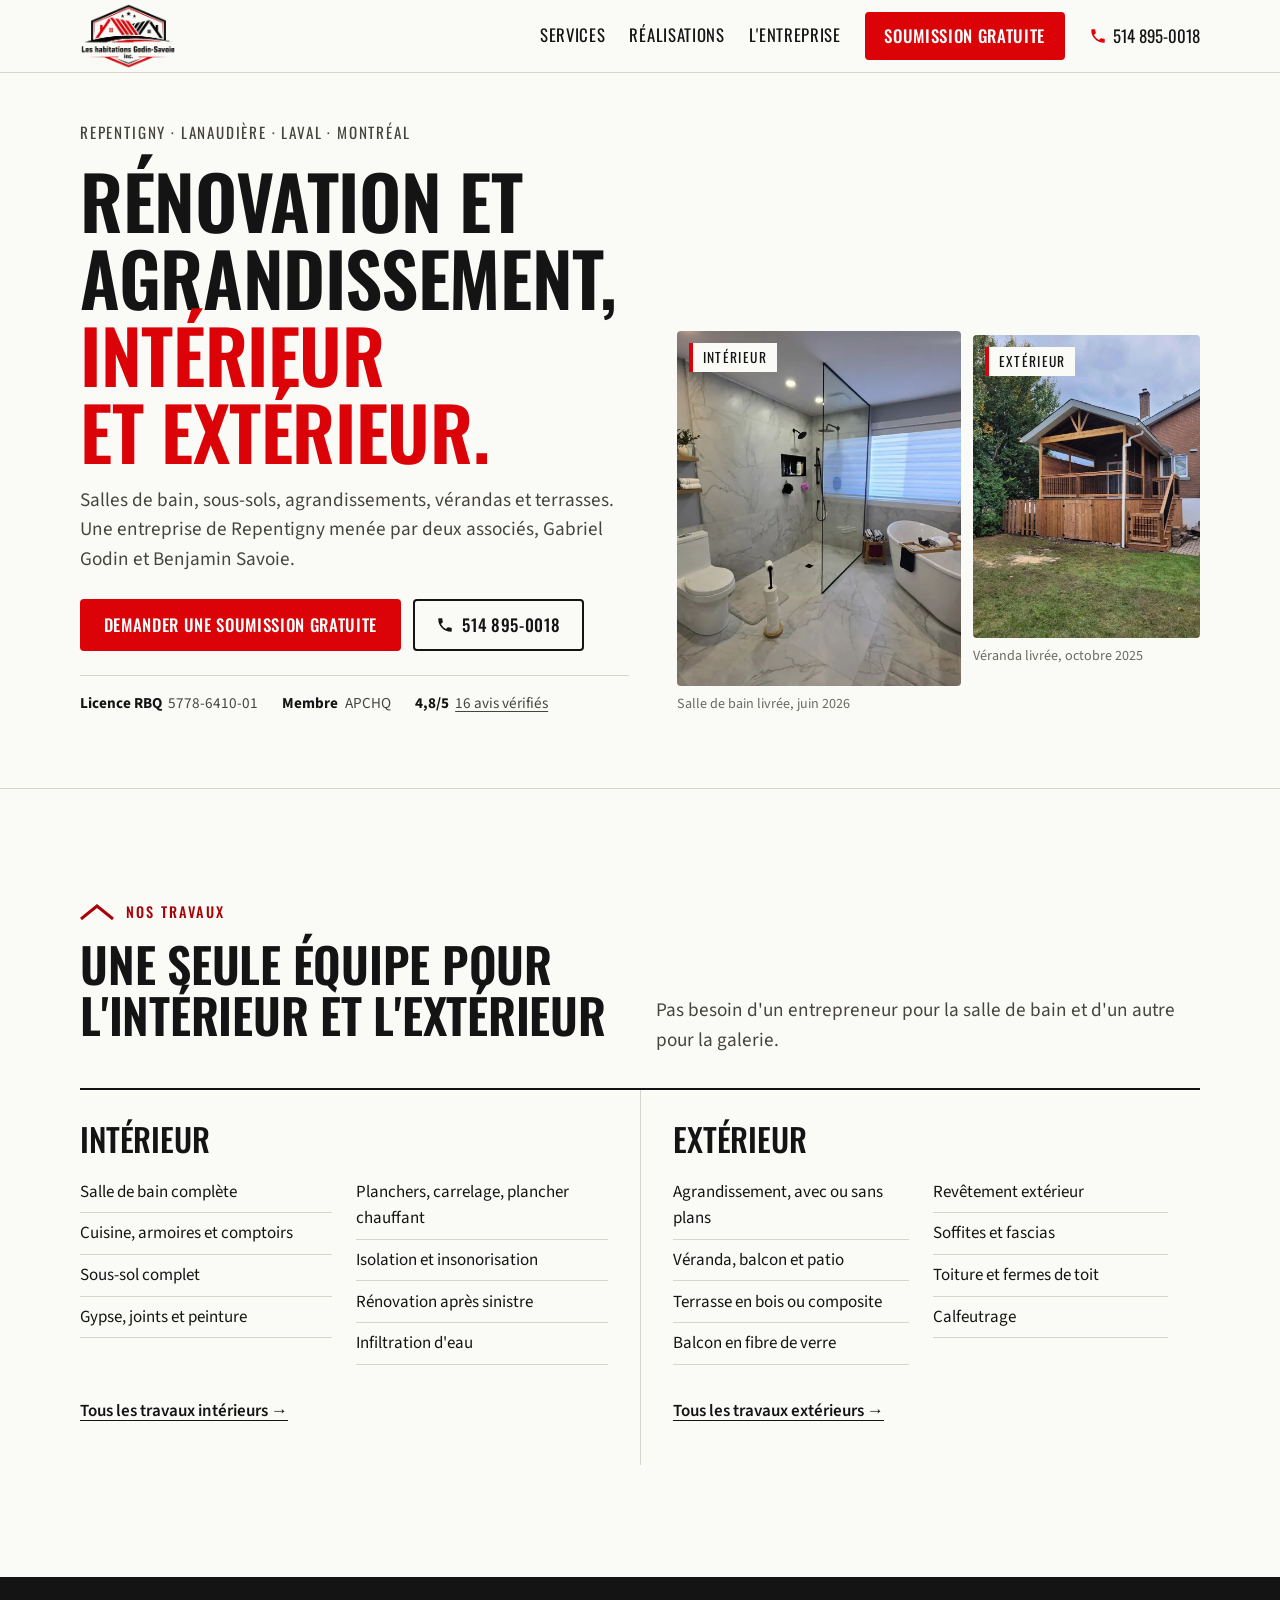
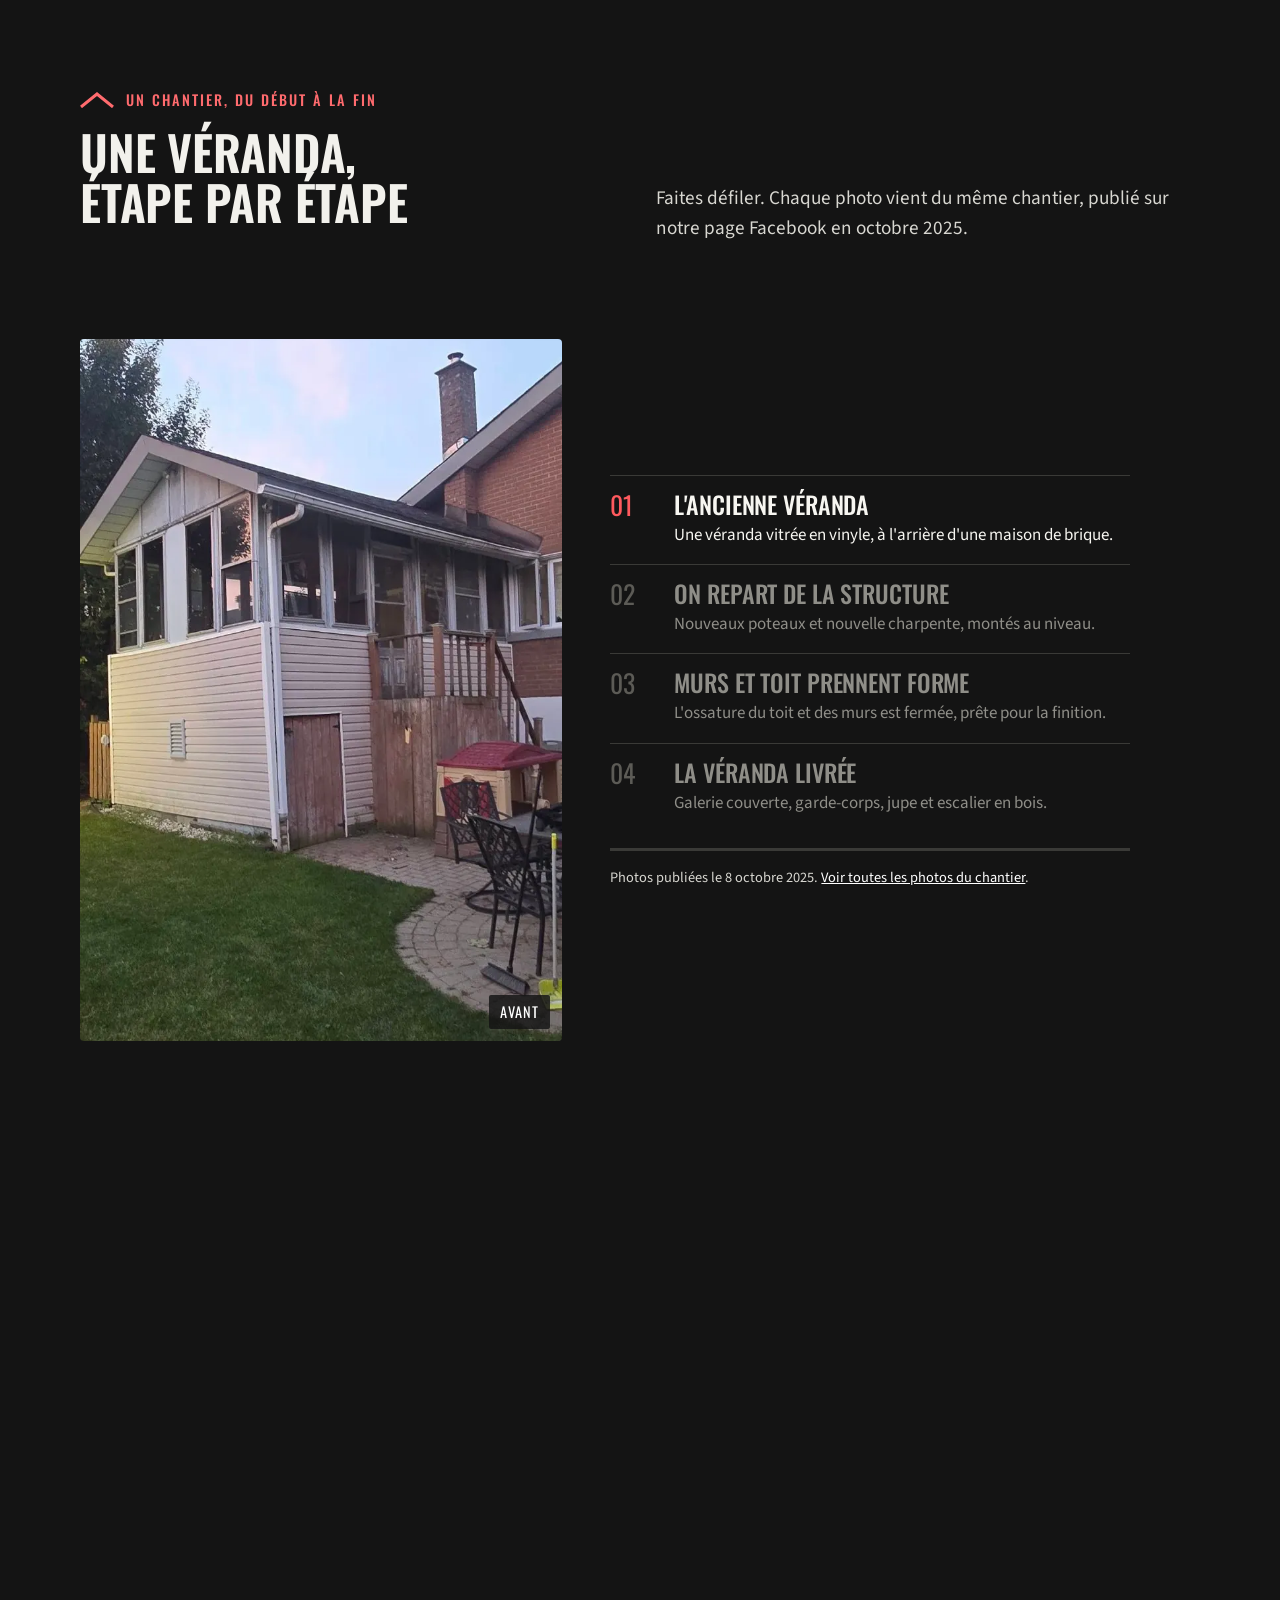
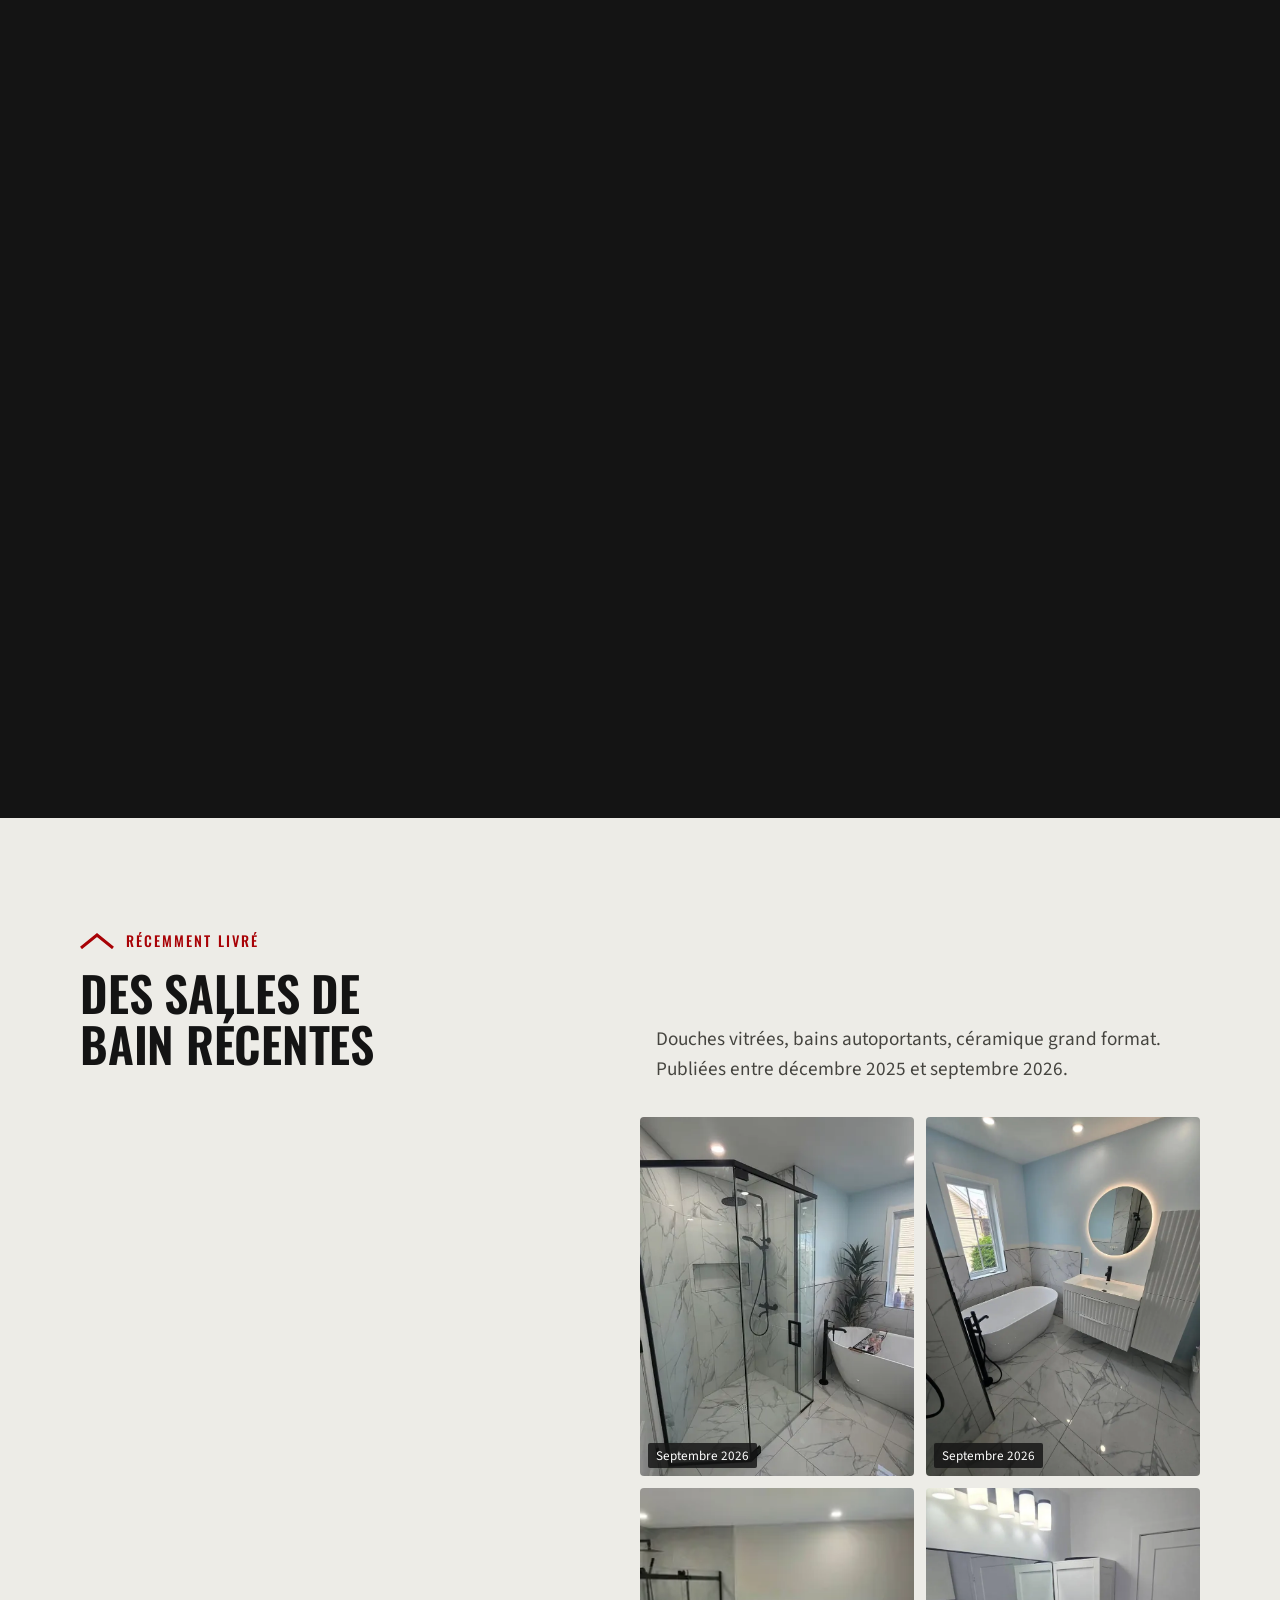
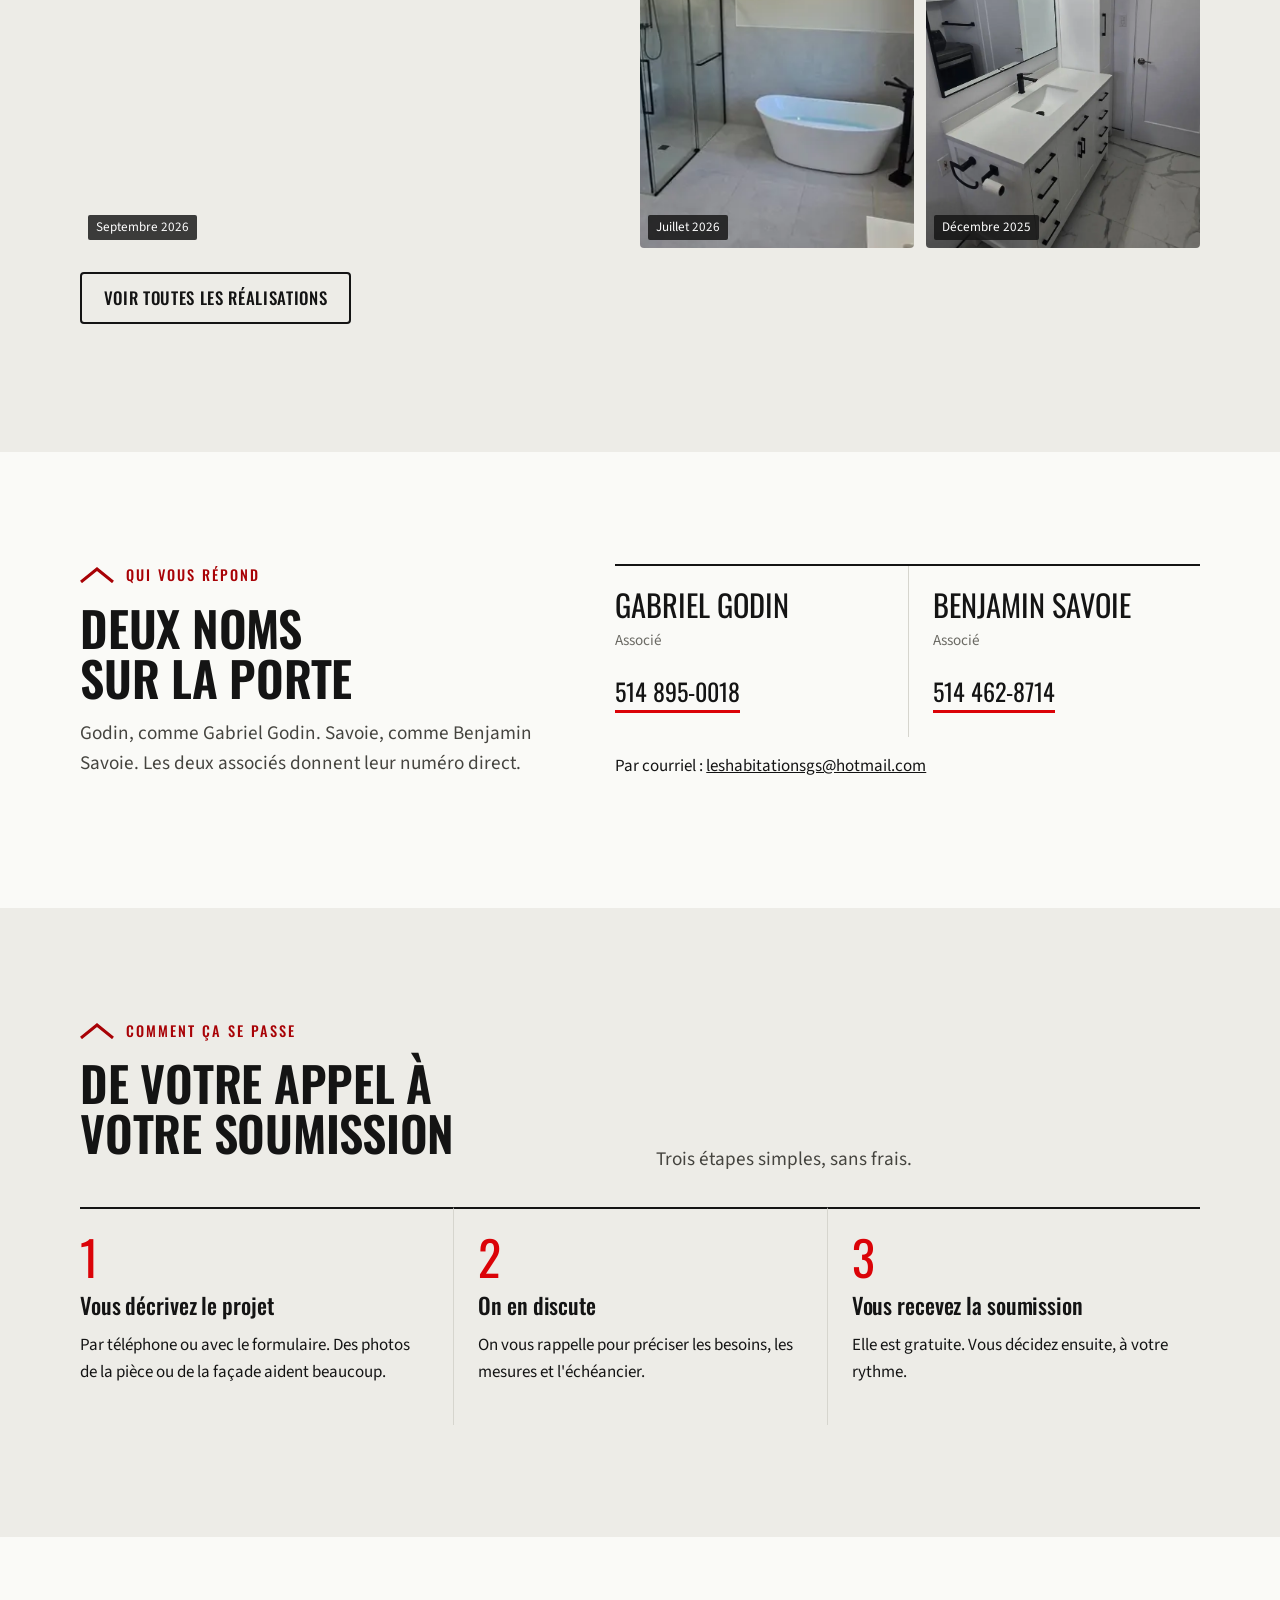
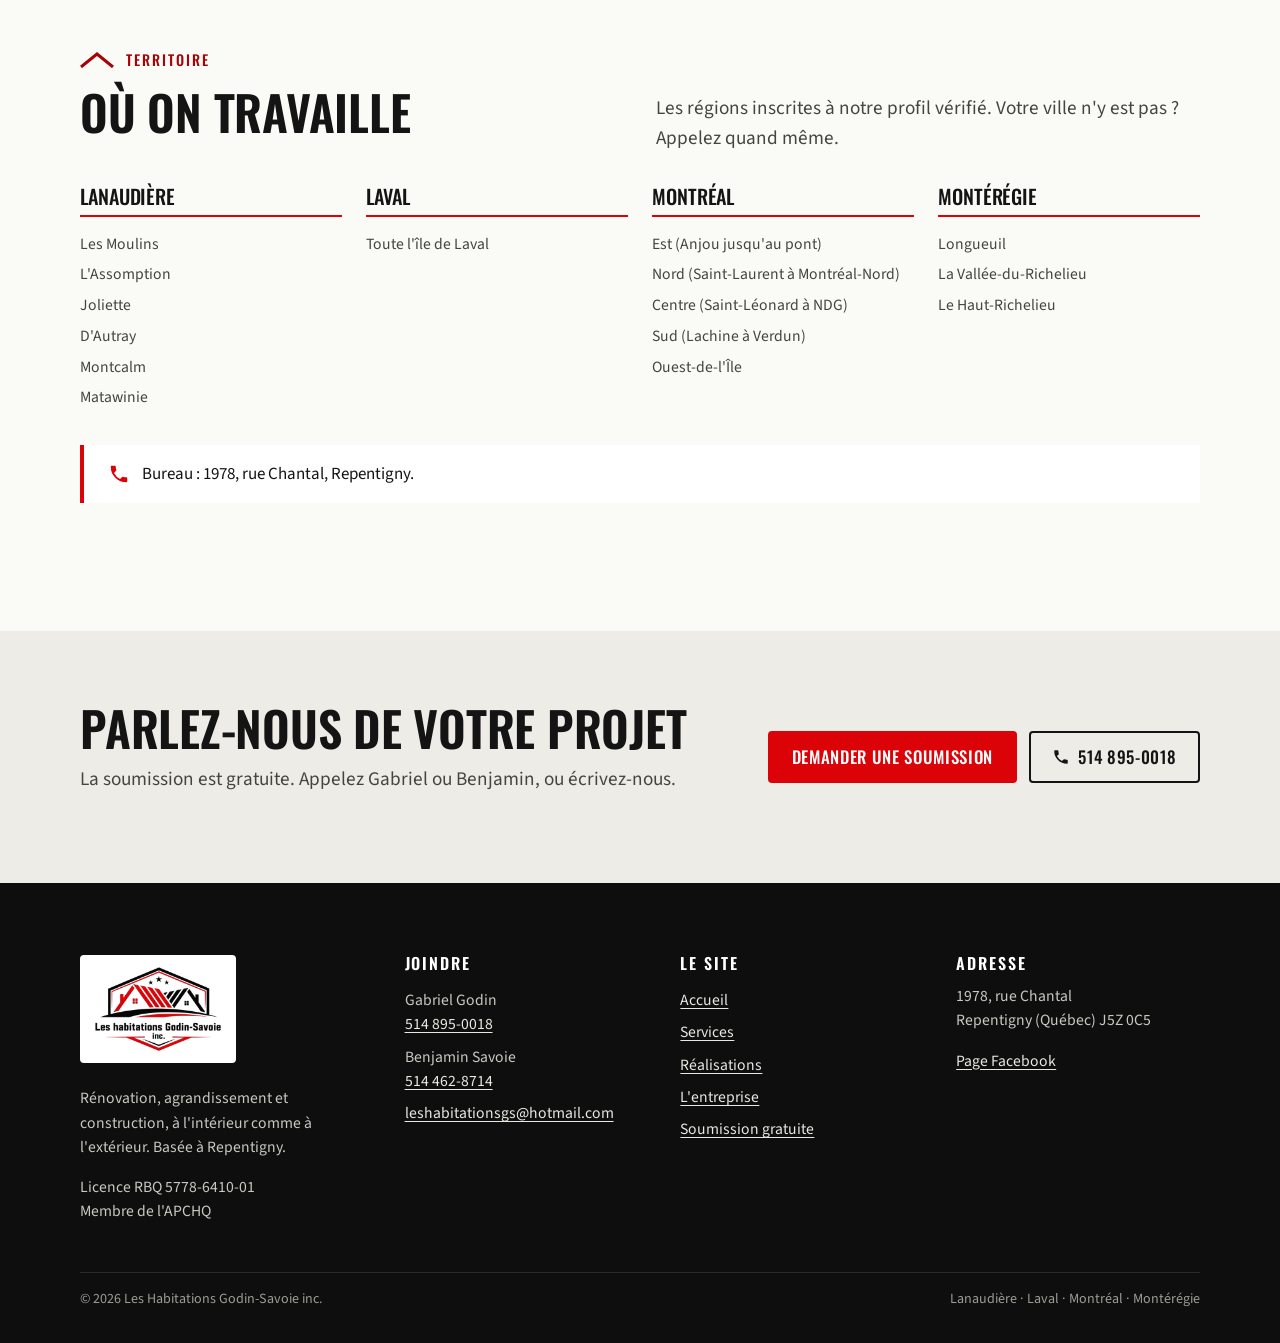
<file: index.html>
<!doctype html>
<html lang="fr-CA" class="no-js">
<head>
<meta charset="utf-8">
<meta name="viewport" content="width=device-width, initial-scale=1">
<title>Rénovation et agrandissement à Repentigny | Les Habitations Godin-Savoie</title>
<meta name="description" content="Salles de bain, sous-sols, agrandissements, vérandas et terrasses à Repentigny, dans Lanaudière, à Laval et à Montréal. Licence RBQ 5778-6410-01. Soumission gratuite.">
<link rel="canonical" href="https://www.godinsavoie.com/">
<meta property="og:type" content="website">
<meta property="og:locale" content="fr_CA">
<meta property="og:site_name" content="Les Habitations Godin-Savoie inc.">
<meta property="og:title" content="Rénovation et agrandissement à Repentigny | Les Habitations Godin-Savoie">
<meta property="og:description" content="Salles de bain, sous-sols, agrandissements, vérandas et terrasses à Repentigny, dans Lanaudière, à Laval et à Montréal. Licence RBQ 5778-6410-01. Soumission gratuite.">
<meta property="og:url" content="https://www.godinsavoie.com/">
<meta property="og:image" content="https://www.godinsavoie.com/og-godin-savoie.jpg">
<meta name="theme-color" content="#141414">
<link rel="icon" type="image/png" href="favicon.png">
<link rel="apple-touch-icon" href="apple-touch-icon.png">
<link rel="preload" href="oswald.woff2" as="font" type="font/woff2" crossorigin>
<link rel="stylesheet" href="style.css">
<script type="application/ld+json">{"@context": "https://schema.org", "@type": "GeneralContractor", "name": "Les Habitations Godin-Savoie inc.", "url": "https://www.godinsavoie.com/", "logo": "https://www.godinsavoie.com/logo-godin-savoie.png", "image": "https://www.godinsavoie.com/og-godin-savoie.jpg", "telephone": "+1-514-895-0018", "email": "leshabitationsgs@hotmail.com", "address": {"@type": "PostalAddress", "streetAddress": "1978, rue Chantal", "addressLocality": "Repentigny", "addressRegion": "QC", "postalCode": "J5Z 0C5", "addressCountry": "CA"}, "geo": {"@type": "GeoCoordinates", "latitude": 45.755268, "longitude": -73.5137132}, "areaServed": ["Repentigny", "Lanaudière", "Laval", "Montréal", "Montérégie"], "founder": [{"@type": "Person", "name": "Gabriel Godin"}, {"@type": "Person", "name": "Benjamin Savoie"}], "sameAs": ["https://www.facebook.com/p/Les-habitations-Godin-Savoie-inc-100065079127552/"]}</script>
</head>
<body>
<a class="skip" href="#contenu">Aller au contenu</a>
<header class="site-head">
  <div class="wrap">
    <a class="brand" href="index.html" aria-label="Les Habitations Godin-Savoie inc. — accueil"><img src="logo-godin-savoie.png" width="420" height="286" alt="Les Habitations Godin-Savoie inc."></a>
    <button class="menu-btn" type="button" aria-expanded="false" aria-controls="nav">Menu</button>
    <nav class="nav" id="nav" aria-label="Navigation principale">
      <ul>
        <li><a href="services.html">Services</a></li><li><a href="realisations.html">Réalisations</a></li><li><a href="entreprise.html">L'entreprise</a></li>
        <li><a class="btn btn--red" href="soumission.html">Soumission gratuite</a></li>
      </ul>
    </nav>
    <a class="head-phone" href="tel:+15148950018"><svg viewBox="0 0 24 24" aria-hidden="true" fill="currentColor"><path d="M6.6 10.8a15.1 15.1 0 0 0 6.6 6.6l2.2-2.2a1 1 0 0 1 1-.25 11.4 11.4 0 0 0 3.6.57 1 1 0 0 1 1 1V20a1 1 0 0 1-1 1A17 17 0 0 1 3 4a1 1 0 0 1 1-1h3.5a1 1 0 0 1 1 1c0 1.25.2 2.45.57 3.57a1 1 0 0 1-.25 1z"/></svg>514 895-0018</a>
  </div>
</header>
<main id="contenu">

<section class="hero" aria-labelledby="h1">
  <div class="wrap hero-grid">
    <div>
      <p class="eyebrow">Repentigny · Lanaudière · Laval · Montréal</p>
      <h1 id="h1">Rénovation et agrandissement, <em>intérieur et extérieur.</em></h1>
      <p class="lead">Salles de bain, sous-sols, agrandissements, vérandas et terrasses. Une entreprise de Repentigny menée par deux associés, Gabriel Godin et Benjamin Savoie.</p>
      <div class="cta-row">
        <a class="btn btn--red" href="soumission.html">Demander une soumission gratuite</a>
        <a class="btn btn--line" href="tel:+15148950018"><svg viewBox="0 0 24 24" aria-hidden="true" fill="currentColor"><path d="M6.6 10.8a15.1 15.1 0 0 0 6.6 6.6l2.2-2.2a1 1 0 0 1 1-.25 11.4 11.4 0 0 0 3.6.57 1 1 0 0 1 1 1V20a1 1 0 0 1-1 1A17 17 0 0 1 3 4a1 1 0 0 1 1-1h3.5a1 1 0 0 1 1 1c0 1.25.2 2.45.57 3.57a1 1 0 0 1-.25 1z"/></svg>514 895-0018</a>
      </div>
      <ul class="proof">
        <li><strong>Licence RBQ</strong> 5778-6410-01</li>
        <li><strong>Membre</strong> APCHQ</li>
        <li><strong>4,8/5</strong> <a href="https://soumissionrenovation.ca/fr/entrepreneur/les_habitations_godin-savoie_inc_" rel="noopener" target="_blank">16 avis vérifiés<span class="sr-only"> sur SoumissionRénovation (nouvel onglet)</span></a></li>
      </ul>
    </div>
    <div class="duo">
      <figure><img src="sdb-2026-douche-italienne.webp" srcset="sdb-2026-douche-italienne-800.webp 800w, sdb-2026-douche-italienne.webp 1600w" sizes="(min-width:900px) 28vw, 100vw" width="1600" height="1200" alt="Salle de bain rénovée avec douche vitrée sans seuil, bain autoportant et céramique marbrée" fetchpriority="high"><span class="tag">Intérieur</span><figcaption class="cap">Salle de bain livrée, juin 2026</figcaption></figure>
      <figure><img src="veranda-2025-livree.webp" srcset="veranda-2025-livree-800.webp 800w, veranda-2025-livree.webp 1200w" sizes="(min-width:900px) 22vw, 50vw" width="1200" height="1600" alt="Véranda couverte en bois terminée à l&#x27;arrière d&#x27;une maison de brique" fetchpriority="high"><span class="tag">Extérieur</span><figcaption class="cap">Véranda livrée, octobre 2025</figcaption></figure>
    </div>
  </div>
</section>

<section class="section" aria-labelledby="svc-t">
  <div class="wrap reveal">
    <p class="label"><svg viewBox="0 0 34 16" aria-hidden="true"><path d="M1 15 L17 2 L33 15"/></svg>Nos travaux</p>
    <div class="intro-row">
      <h2 id="svc-t">Une seule équipe pour l'intérieur et l'extérieur</h2>
      <p class="lead">Pas besoin d'un entrepreneur pour la salle de bain et d'un autre pour la galerie.</p>
    </div>
    <div class="split">
      <div>
        <h3>Intérieur</h3>
        <ul class="svc-list"><li>Salle de bain complète</li><li>Cuisine, armoires et comptoirs</li><li>Sous-sol complet</li><li>Gypse, joints et peinture</li><li>Planchers, carrelage, plancher chauffant</li><li>Isolation et insonorisation</li><li>Rénovation après sinistre</li><li>Infiltration d'eau</li></ul>
        <a class="more" href="services.html#interieur">Tous les travaux intérieurs →</a>
      </div>
      <div>
        <h3>Extérieur</h3>
        <ul class="svc-list"><li>Agrandissement, avec ou sans plans</li><li>Véranda, balcon et patio</li><li>Terrasse en bois ou composite</li><li>Balcon en fibre de verre</li><li>Revêtement extérieur</li><li>Soffites et fascias</li><li>Toiture et fermes de toit</li><li>Calfeutrage</li></ul>
        <a class="more" href="services.html#exterieur">Tous les travaux extérieurs →</a>
      </div>
    </div>
  </div>
</section>

<section class="section--ink chrono" data-chrono aria-labelledby="chrono-t">
  <div class="wrap" style="padding-top:var(--s-9)">
    <p class="label"><svg viewBox="0 0 34 16" aria-hidden="true"><path d="M1 15 L17 2 L33 15"/></svg>Un chantier, du début à la fin</p>
    <div class="intro-row">
      <h2 id="chrono-t">Une véranda, étape par étape</h2>
      <p class="lead">Faites défiler. Chaque photo vient du même chantier, publié sur notre page Facebook en octobre 2025.</p>
    </div>
  </div>
  <div class="wrap chrono-track">
    <div class="chrono-sticky">
      <div class="chrono-stage">
        <figure aria-hidden="true"><img src="veranda-2025-avant.webp" width="730" height="1600" alt="" loading="lazy" decoding="async"></figure><figure aria-hidden="true"><img src="veranda-2025-ouverture.webp" width="739" height="1600" alt="" loading="lazy" decoding="async"></figure><figure aria-hidden="true"><img src="veranda-2025-charpente.webp" width="739" height="1600" alt="" loading="lazy" decoding="async"></figure><figure aria-hidden="true"><img src="veranda-2025-livree.webp" srcset="veranda-2025-livree-800.webp 800w, veranda-2025-livree.webp 1200w" sizes="(min-width:861px) 45vw, 100vw" width="1200" height="1600" alt="" loading="lazy" decoding="async"></figure>
        <span class="cut" aria-hidden="true"></span>
        <span class="stamp" aria-hidden="true">Avant</span>
      </div>
      <div>
        <ol class="chrono-steps"><li data-stamp="Avant"><h3>L'ancienne véranda</h3><p>Une véranda vitrée en vinyle, à l'arrière d'une maison de brique.</p><span class="m-img"><img src="veranda-2025-avant.webp" width="730" height="1600" alt="Arrière d&#x27;une maison de brique avec une ancienne véranda vitrée en vinyle blanc" loading="lazy" decoding="async"></span></li><li data-stamp="Structure"><h3>On repart de la structure</h3><p>Nouveaux poteaux et nouvelle charpente, montés au niveau.</p><span class="m-img"><img src="veranda-2025-ouverture.webp" width="739" height="1600" alt="Nouvelle charpente de bois montée à l&#x27;arrière de la maison, avec un niveau au sol" loading="lazy" decoding="async"></span></li><li data-stamp="Charpente"><h3>Murs et toit prennent forme</h3><p>L'ossature du toit et des murs est fermée, prête pour la finition.</p><span class="m-img"><img src="veranda-2025-charpente.webp" width="739" height="1600" alt="Ouvrier sur la charpente de bois de la future véranda" loading="lazy" decoding="async"></span></li><li data-stamp="Livré"><h3>La véranda livrée</h3><p>Galerie couverte, garde-corps, jupe et escalier en bois.</p><span class="m-img"><img src="veranda-2025-livree.webp" srcset="veranda-2025-livree-800.webp 800w, veranda-2025-livree.webp 1200w" sizes="100vw" width="1200" height="1600" alt="Véranda couverte en bois terminée, avec garde-corps et escalier, à l&#x27;arrière de la maison" loading="lazy" decoding="async"></span></li></ol>
        <div class="chrono-bar" aria-hidden="true"><span></span></div>
        <p class="chrono-note">Photos publiées le 8 octobre 2025. <a href="realisations.html#veranda-2025" style="color:#fff">Voir toutes les photos du chantier</a>.</p>
      </div>
    </div>
  </div>
  <div style="height:var(--s-8)"></div>
</section>
<section class="section section--concrete" aria-labelledby="sdb-t">
  <div class="wrap reveal">
    <p class="label"><svg viewBox="0 0 34 16" aria-hidden="true"><path d="M1 15 L17 2 L33 15"/></svg>Récemment livré</p>
    <div class="intro-row">
      <h2 id="sdb-t">Des salles de bain récentes</h2>
      <p class="lead">Douches vitrées, bains autoportants, céramique grand format. Publiées entre décembre 2025 et septembre 2026.</p>
    </div>
    <div class="strip"><figure><img src="sdb-2026-bain-autoportant.webp" srcset="sdb-2026-bain-autoportant-800.webp 800w, sdb-2026-bain-autoportant.webp 1200w" sizes="(min-width:760px) 33vw, 50vw" width="1200" height="1600" alt="Salle de bain avec bain autoportant blanc, vanité suspendue et céramique marbrée" loading="lazy" decoding="async"><figcaption class="cap">Septembre 2026</figcaption></figure><figure><img src="sdb-2026-douche-coin.webp" srcset="sdb-2026-douche-coin-800.webp 800w, sdb-2026-douche-coin.webp 1600w" sizes="(min-width:760px) 33vw, 50vw" width="1600" height="1200" alt="Douche en coin vitrée avec cadrage noir et bain autoportant" loading="lazy" decoding="async"><figcaption class="cap">Septembre 2026</figcaption></figure><figure><img src="sdb-2026-miroir-rond.webp" srcset="sdb-2026-miroir-rond-800.webp 800w, sdb-2026-miroir-rond.webp 1200w" sizes="(min-width:760px) 33vw, 50vw" width="1200" height="1600" alt="Vanité blanche, miroir rond éclairé et bain autoportant" loading="lazy" decoding="async"><figcaption class="cap">Septembre 2026</figcaption></figure><figure><img src="sdb-2026-grande-piece.webp" srcset="sdb-2026-grande-piece-800.webp 800w, sdb-2026-grande-piece.webp 1600w" sizes="(min-width:760px) 33vw, 50vw" width="1600" height="739" alt="Grande salle de bain avec douche vitrée, bain autoportant et miroir éclairé" loading="lazy" decoding="async"><figcaption class="cap">Juillet 2026</figcaption></figure><figure><img src="sdb-2025-vanite.webp" width="739" height="1600" alt="Vanité blanche avec comptoir, miroir et éclairage au-dessus" loading="lazy" decoding="async"><figcaption class="cap">Décembre 2025</figcaption></figure></div>
    <p style="margin-top:var(--s-5)"><a class="btn btn--line" href="realisations.html">Voir toutes les réalisations</a></p>
  </div>
</section>

<section class="section" aria-labelledby="who-t">
  <div class="wrap partners reveal">
    <div>
      <p class="label"><svg viewBox="0 0 34 16" aria-hidden="true"><path d="M1 15 L17 2 L33 15"/></svg>Qui vous répond</p>
      <h2 id="who-t">Deux noms sur la porte</h2>
      <p class="lead">Godin, comme Gabriel Godin. Savoie, comme Benjamin Savoie. Les deux associés donnent leur numéro direct.</p>
    </div>
    <div>
      
<div class="cards2">
  <div class="person">
    <p class="name">Gabriel Godin</p>
    <p class="role">Associé<!-- À VALIDER : titre exact --></p>
    <a class="tel" href="tel:+15148950018">514 895-0018</a>
  </div>
  <div class="person">
    <p class="name">Benjamin Savoie</p>
    <p class="role">Associé<!-- À VALIDER : titre exact --></p>
    <a class="tel" href="tel:+15144628714">514 462-8714</a>
  </div>
</div>
      <p style="margin-top:var(--s-4)">Par courriel : <a href="mailto:leshabitationsgs@hotmail.com">leshabitationsgs@hotmail.com</a></p>
    </div>
  </div>
</section>

<section class="section section--concrete" aria-labelledby="how-t">
  <div class="wrap reveal">
    <p class="label"><svg viewBox="0 0 34 16" aria-hidden="true"><path d="M1 15 L17 2 L33 15"/></svg>Comment ça se passe</p>
    <div class="intro-row">
      <h2 id="how-t">De votre appel à votre soumission</h2>
      <p class="lead">Trois étapes simples, sans frais.</p>
    </div>
    <ol class="steps">
      <li><h3>Vous décrivez le projet</h3><p>Par téléphone ou avec le formulaire. Des photos de la pièce ou de la façade aident beaucoup.</p></li>
      <li><h3>On en discute</h3><p>On vous rappelle pour préciser les besoins, les mesures et l'échéancier.<!-- À FOURNIR : délai de rappel habituel, visite sur place ou non --></p></li>
      <li><h3>Vous recevez la soumission</h3><p>Elle est gratuite. Vous décidez ensuite, à votre rythme.</p></li>
    </ol>
  </div>
</section>

<section class="section" aria-labelledby="zones-t">
  <div class="wrap reveal">
    <p class="label"><svg viewBox="0 0 34 16" aria-hidden="true"><path d="M1 15 L17 2 L33 15"/></svg>Territoire</p>
    <div class="intro-row">
      <h2 id="zones-t">Où on travaille</h2>
      <p class="lead">Les régions inscrites à notre profil vérifié. Votre ville n'y est pas ? Appelez quand même.</p>
    </div>
    
<ul class="zones">
  <li><h3>Lanaudière</h3><ul><li>Les Moulins</li><li>L'Assomption</li><li>Joliette</li><li>D'Autray</li><li>Montcalm</li><li>Matawinie</li></ul></li>
  <li><h3>Laval</h3><ul><li>Toute l'île de Laval</li></ul></li>
  <li><h3>Montréal</h3><ul><li>Est (Anjou jusqu'au pont)</li><li>Nord (Saint-Laurent à Montréal-Nord)</li><li>Centre (Saint-Léonard à NDG)</li><li>Sud (Lachine à Verdun)</li><li>Ouest-de-l'Île</li></ul></li>
  <li><h3>Montérégie</h3><ul><li>Longueuil</li><li>La Vallée-du-Richelieu</li><li>Le Haut-Richelieu</li></ul></li>
</ul>
    <p class="home-base"><svg width="22" height="22" style="color:var(--red);flex:none" viewBox="0 0 24 24" aria-hidden="true" fill="currentColor"><path d="M6.6 10.8a15.1 15.1 0 0 0 6.6 6.6l2.2-2.2a1 1 0 0 1 1-.25 11.4 11.4 0 0 0 3.6.57 1 1 0 0 1 1 1V20a1 1 0 0 1-1 1A17 17 0 0 1 3 4a1 1 0 0 1 1-1h3.5a1 1 0 0 1 1 1c0 1.25.2 2.45.57 3.57a1 1 0 0 1-.25 1z"/></svg> Bureau : 1978, rue Chantal, Repentigny.</p>
  </div>
</section>

<section class="section--tight section--concrete" aria-labelledby="final-t">
  <div class="wrap final reveal">
    <div>
      <h2 id="final-t">Parlez-nous de votre projet</h2>
      <p class="lead">La soumission est gratuite. Appelez Gabriel ou Benjamin, ou écrivez-nous.</p>
    </div>
    <div class="cta-row">
      <a class="btn btn--red" href="soumission.html">Demander une soumission</a>
      <a class="btn btn--line" href="tel:+15148950018"><svg viewBox="0 0 24 24" aria-hidden="true" fill="currentColor"><path d="M6.6 10.8a15.1 15.1 0 0 0 6.6 6.6l2.2-2.2a1 1 0 0 1 1-.25 11.4 11.4 0 0 0 3.6.57 1 1 0 0 1 1 1V20a1 1 0 0 1-1 1A17 17 0 0 1 3 4a1 1 0 0 1 1-1h3.5a1 1 0 0 1 1 1c0 1.25.2 2.45.57 3.57a1 1 0 0 1-.25 1z"/></svg>514 895-0018</a>
    </div>
  </div>
</section>
</main>
<footer class="site-foot">
  <div class="wrap">
    <div class="foot-grid">
      <div>
        <a class="foot-logo" href="index.html"><img src="logo-godin-savoie.png" width="420" height="286" alt="Les Habitations Godin-Savoie inc."></a>
        <p>Rénovation, agrandissement et construction, à l'intérieur comme à l'extérieur. Basée à Repentigny.</p>
        <p>Licence RBQ 5778-6410-01<br>Membre de l'APCHQ</p>
      </div>
      <div>
        <h2>Joindre</h2>
        <ul>
          <li>Gabriel Godin<br><a href="tel:+15148950018">514 895-0018</a></li>
          <li>Benjamin Savoie<br><a href="tel:+15144628714">514 462-8714</a></li>
          <li><a href="mailto:leshabitationsgs@hotmail.com">leshabitationsgs@hotmail.com</a></li>
        </ul>
      </div>
      <div>
        <h2>Le site</h2>
        <ul>
          <li><a href="index.html">Accueil</a></li>
          <li><a href="services.html">Services</a></li>
          <li><a href="realisations.html">Réalisations</a></li>
          <li><a href="entreprise.html">L'entreprise</a></li>
          <li><a href="soumission.html">Soumission gratuite</a></li>
        </ul>
      </div>
      <div>
        <h2>Adresse</h2>
        <p>1978, rue Chantal<br>Repentigny (Québec) J5Z 0C5</p>
        <p><a href="https://www.facebook.com/p/Les-habitations-Godin-Savoie-inc-100065079127552/" rel="noopener" target="_blank">Page Facebook<span class="sr-only"> (nouvel onglet)</span></a></p>
      </div>
    </div>
    <div class="legal">
      <span>© 2026 Les Habitations Godin-Savoie inc.</span>
      <span>Lanaudière · Laval · Montréal · Montérégie</span>
    </div>
  </div>
</footer>
<div class="mobile-bar">
  <a class="btn btn--line" style="border-color:#F2F1EC;color:#F2F1EC" href="tel:+15148950018"><svg viewBox="0 0 24 24" aria-hidden="true" fill="currentColor"><path d="M6.6 10.8a15.1 15.1 0 0 0 6.6 6.6l2.2-2.2a1 1 0 0 1 1-.25 11.4 11.4 0 0 0 3.6.57 1 1 0 0 1 1 1V20a1 1 0 0 1-1 1A17 17 0 0 1 3 4a1 1 0 0 1 1-1h3.5a1 1 0 0 1 1 1c0 1.25.2 2.45.57 3.57a1 1 0 0 1-.25 1z"/></svg>Appeler</a>
  <a class="btn btn--red" href="soumission.html">Soumission</a>
</div>
<script src="site.js" defer></script>
</body>
</html>
</file>
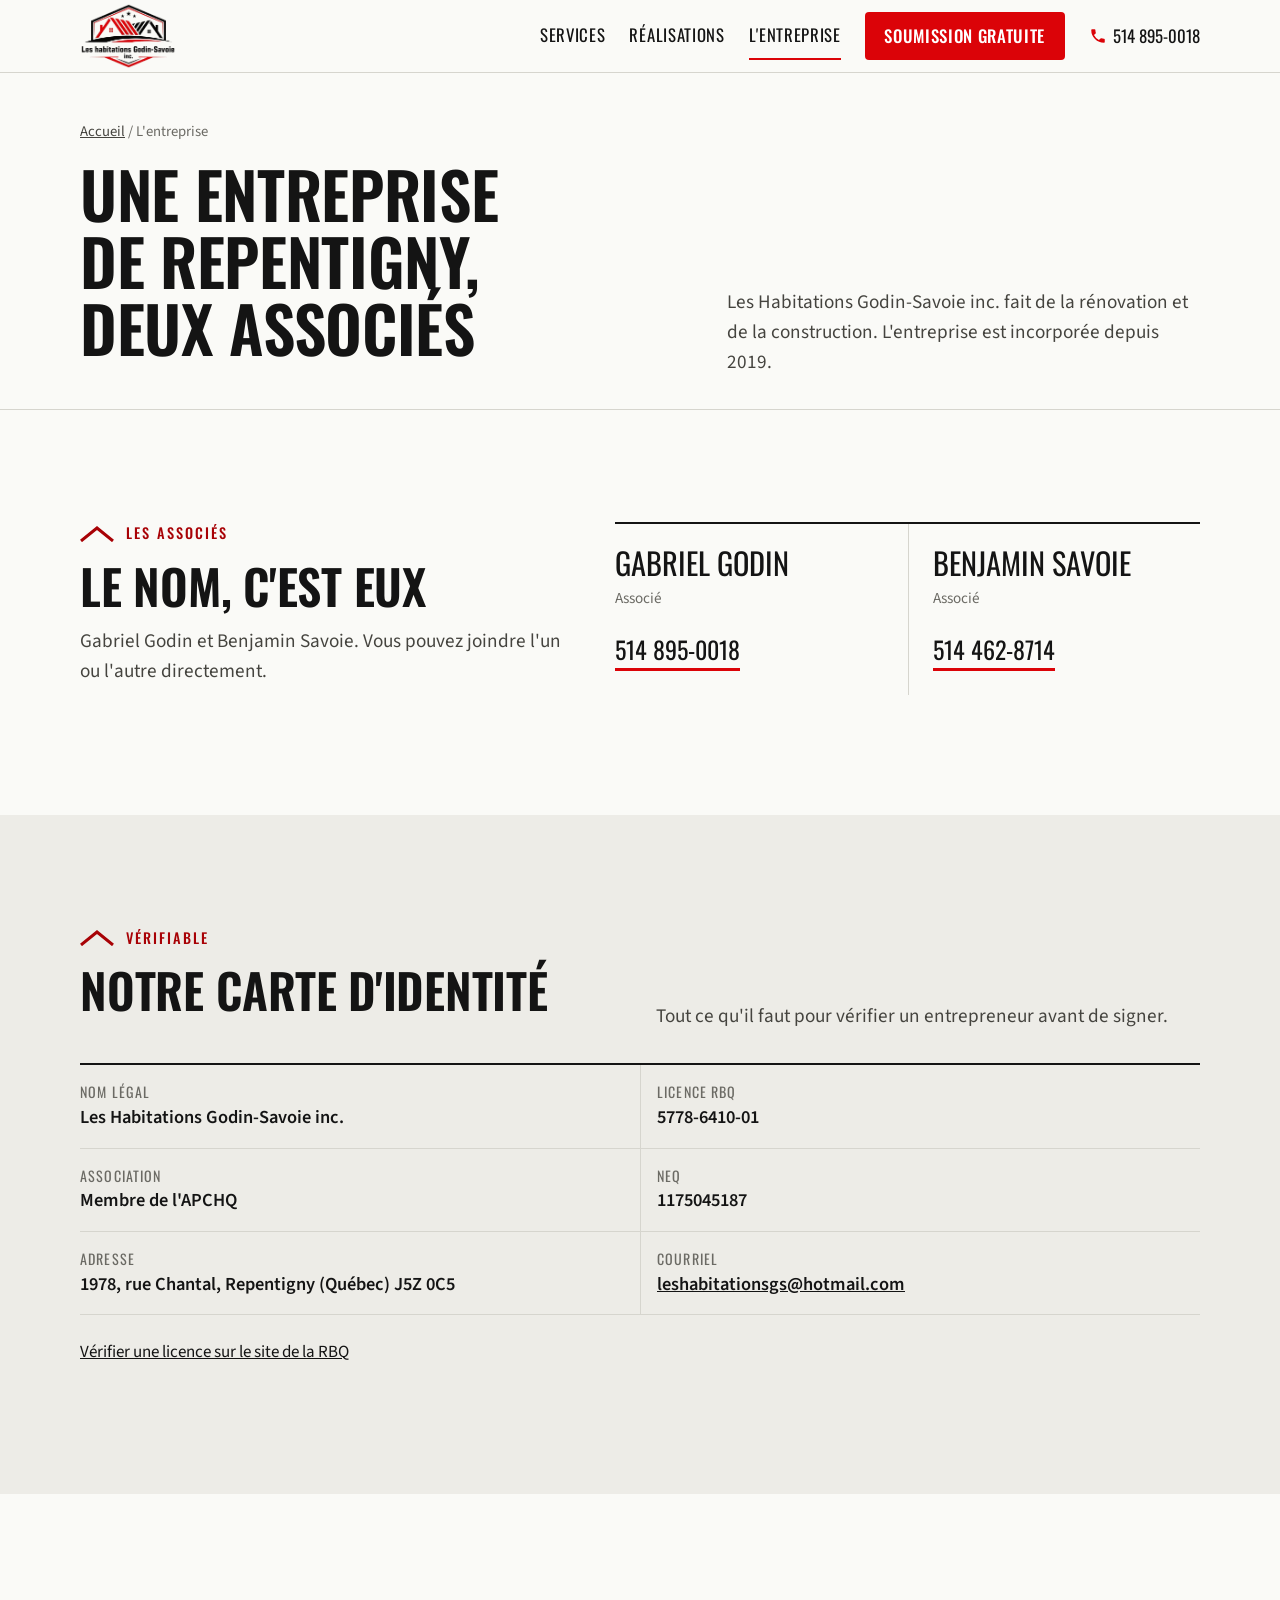
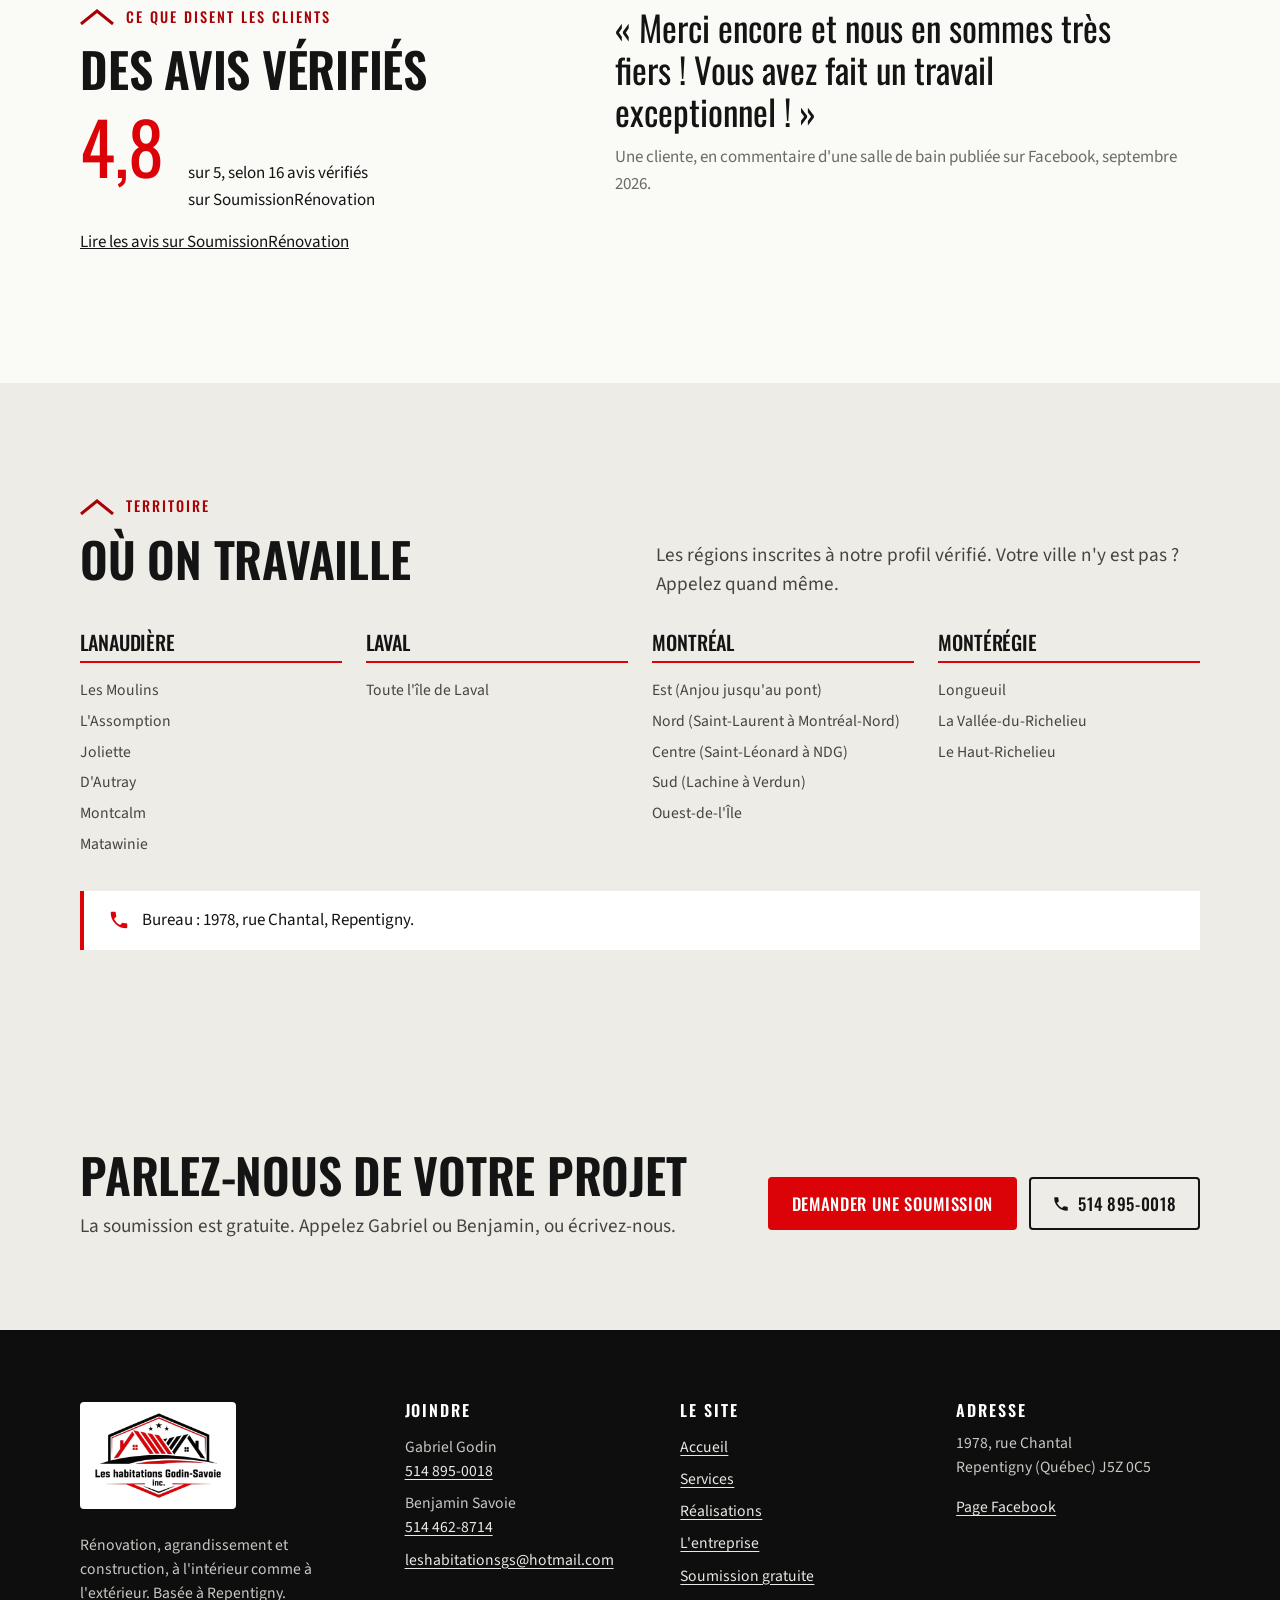
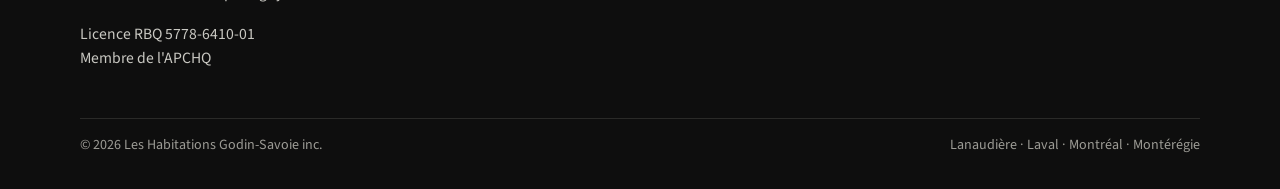
<file: entreprise.html>
<!doctype html>
<html lang="fr-CA" class="no-js">
<head>
<meta charset="utf-8">
<meta name="viewport" content="width=device-width, initial-scale=1">
<title>L&#x27;entreprise : Gabriel Godin et Benjamin Savoie | Habitations Godin-Savoie</title>
<meta name="description" content="Les Habitations Godin-Savoie inc., entreprise de Repentigny. Licence RBQ 5778-6410-01, membre APCHQ, 4,8/5 sur 16 avis vérifiés. Territoire : Lanaudière, Laval, Montréal, Montérégie.">
<link rel="canonical" href="https://www.godinsavoie.com/entreprise.html">
<meta property="og:type" content="website">
<meta property="og:locale" content="fr_CA">
<meta property="og:site_name" content="Les Habitations Godin-Savoie inc.">
<meta property="og:title" content="L&#x27;entreprise : Gabriel Godin et Benjamin Savoie | Habitations Godin-Savoie">
<meta property="og:description" content="Les Habitations Godin-Savoie inc., entreprise de Repentigny. Licence RBQ 5778-6410-01, membre APCHQ, 4,8/5 sur 16 avis vérifiés. Territoire : Lanaudière, Laval, Montréal, Montérégie.">
<meta property="og:url" content="https://www.godinsavoie.com/entreprise.html">
<meta property="og:image" content="https://www.godinsavoie.com/og-godin-savoie.jpg">
<meta name="theme-color" content="#141414">
<link rel="icon" type="image/png" href="favicon.png">
<link rel="apple-touch-icon" href="apple-touch-icon.png">
<link rel="preload" href="oswald.woff2" as="font" type="font/woff2" crossorigin>
<link rel="stylesheet" href="style.css">
<script type="application/ld+json">{"@context": "https://schema.org", "@type": "GeneralContractor", "name": "Les Habitations Godin-Savoie inc.", "url": "https://www.godinsavoie.com/", "logo": "https://www.godinsavoie.com/logo-godin-savoie.png", "image": "https://www.godinsavoie.com/og-godin-savoie.jpg", "telephone": "+1-514-895-0018", "email": "leshabitationsgs@hotmail.com", "address": {"@type": "PostalAddress", "streetAddress": "1978, rue Chantal", "addressLocality": "Repentigny", "addressRegion": "QC", "postalCode": "J5Z 0C5", "addressCountry": "CA"}, "geo": {"@type": "GeoCoordinates", "latitude": 45.755268, "longitude": -73.5137132}, "areaServed": ["Repentigny", "Lanaudière", "Laval", "Montréal", "Montérégie"], "founder": [{"@type": "Person", "name": "Gabriel Godin"}, {"@type": "Person", "name": "Benjamin Savoie"}], "sameAs": ["https://www.facebook.com/p/Les-habitations-Godin-Savoie-inc-100065079127552/"]}</script>
</head>
<body>
<a class="skip" href="#contenu">Aller au contenu</a>
<header class="site-head">
  <div class="wrap">
    <a class="brand" href="index.html" aria-label="Les Habitations Godin-Savoie inc. — accueil"><img src="logo-godin-savoie.png" width="420" height="286" alt="Les Habitations Godin-Savoie inc."></a>
    <button class="menu-btn" type="button" aria-expanded="false" aria-controls="nav">Menu</button>
    <nav class="nav" id="nav" aria-label="Navigation principale">
      <ul>
        <li><a href="services.html">Services</a></li><li><a href="realisations.html">Réalisations</a></li><li><a href="entreprise.html" aria-current="page">L'entreprise</a></li>
        <li><a class="btn btn--red" href="soumission.html">Soumission gratuite</a></li>
      </ul>
    </nav>
    <a class="head-phone" href="tel:+15148950018"><svg viewBox="0 0 24 24" aria-hidden="true" fill="currentColor"><path d="M6.6 10.8a15.1 15.1 0 0 0 6.6 6.6l2.2-2.2a1 1 0 0 1 1-.25 11.4 11.4 0 0 0 3.6.57 1 1 0 0 1 1 1V20a1 1 0 0 1-1 1A17 17 0 0 1 3 4a1 1 0 0 1 1-1h3.5a1 1 0 0 1 1 1c0 1.25.2 2.45.57 3.57a1 1 0 0 1-.25 1z"/></svg>514 895-0018</a>
  </div>
</header>
<main id="contenu">

<section class="page-head" aria-labelledby="h1">
  <div class="wrap">
    <div>
      <p class="crumbs"><a href="index.html">Accueil</a> / L'entreprise</p>
      <h1 id="h1">Une entreprise de Repentigny, deux associés</h1>
    </div>
    <p class="lead">Les Habitations Godin-Savoie inc. fait de la rénovation et de la construction. L'entreprise est incorporée depuis 2019.<!-- À VALIDER : date d'incorporation (29 novembre 2019 selon un répertoire) --></p>
  </div>
</section>

<section class="section" aria-labelledby="who-t">
  <div class="wrap partners reveal">
    <div>
      <p class="label"><svg viewBox="0 0 34 16" aria-hidden="true"><path d="M1 15 L17 2 L33 15"/></svg>Les associés</p>
      <h2 id="who-t">Le nom, c'est eux</h2>
      <p class="lead">Gabriel Godin et Benjamin Savoie. Vous pouvez joindre l'un ou l'autre directement.</p>
      <!-- À FOURNIR : photo des deux associés, parcours de chacun, métier d'origine -->
    </div>
    <div>
<div class="cards2">
  <div class="person">
    <p class="name">Gabriel Godin</p>
    <p class="role">Associé<!-- À VALIDER : titre exact --></p>
    <a class="tel" href="tel:+15148950018">514 895-0018</a>
  </div>
  <div class="person">
    <p class="name">Benjamin Savoie</p>
    <p class="role">Associé<!-- À VALIDER : titre exact --></p>
    <a class="tel" href="tel:+15144628714">514 462-8714</a>
  </div>
</div></div>
  </div>
</section>

<section class="section section--concrete" aria-labelledby="id-t">
  <div class="wrap reveal">
    <p class="label"><svg viewBox="0 0 34 16" aria-hidden="true"><path d="M1 15 L17 2 L33 15"/></svg>Vérifiable</p>
    <div class="intro-row">
      <h2 id="id-t">Notre carte d'identité</h2>
      <p class="lead">Tout ce qu'il faut pour vérifier un entrepreneur avant de signer.</p>
    </div>
    <ul class="id-card">
      <li><span class="k">Nom légal</span><span class="v">Les Habitations Godin-Savoie inc.</span></li>
      <li><span class="k">Licence RBQ</span><span class="v">5778-6410-01</span></li>
      <li><span class="k">Association</span><span class="v">Membre de l'APCHQ</span></li>
      <li><span class="k">NEQ</span><span class="v">1175045187<!-- À VALIDER --></span></li>
      <li><span class="k">Adresse</span><span class="v">1978, rue Chantal, Repentigny (Québec) J5Z 0C5</span></li>
      <li><span class="k">Courriel</span><span class="v"><a href="mailto:leshabitationsgs@hotmail.com">leshabitationsgs@hotmail.com</a></span></li>
    </ul>
    <p style="margin-top:var(--s-5)"><a href="https://www.rbq.gouv.qc.ca/" rel="noopener" target="_blank">Vérifier une licence sur le site de la RBQ<span class="sr-only"> (nouvel onglet)</span></a></p>
  </div>
</section>

<section class="section" aria-labelledby="avis-t">
  <div class="wrap partners reveal">
    <div>
      <p class="label"><svg viewBox="0 0 34 16" aria-hidden="true"><path d="M1 15 L17 2 L33 15"/></svg>Ce que disent les clients</p>
      <h2 id="avis-t">Des avis vérifiés</h2>
      <div class="score"><span class="big">4,8</span><span>sur 5, selon 16 avis vérifiés<br>sur SoumissionRénovation</span></div>
      <p style="margin-top:var(--s-4)"><a href="https://soumissionrenovation.ca/fr/entrepreneur/les_habitations_godin-savoie_inc_" rel="noopener" target="_blank">Lire les avis sur SoumissionRénovation<span class="sr-only"> (nouvel onglet)</span></a></p>
    </div>
    <div>
      <blockquote style="margin:0">
        <p class="quote">Merci encore et nous en sommes très fiers ! Vous avez fait un travail exceptionnel !</p>
        <footer style="color:var(--ink-3)">Une cliente, en commentaire d'une salle de bain publiée sur Facebook, septembre 2026.<!-- À VALIDER : permission de citer --></footer>
      </blockquote>
    </div>
  </div>
</section>

<section class="section section--concrete" aria-labelledby="zones-t">
  <div class="wrap reveal">
    <p class="label"><svg viewBox="0 0 34 16" aria-hidden="true"><path d="M1 15 L17 2 L33 15"/></svg>Territoire</p>
    <div class="intro-row">
      <h2 id="zones-t">Où on travaille</h2>
      <p class="lead">Les régions inscrites à notre profil vérifié. Votre ville n'y est pas ? Appelez quand même.</p>
    </div>
    
<ul class="zones">
  <li><h3>Lanaudière</h3><ul><li>Les Moulins</li><li>L'Assomption</li><li>Joliette</li><li>D'Autray</li><li>Montcalm</li><li>Matawinie</li></ul></li>
  <li><h3>Laval</h3><ul><li>Toute l'île de Laval</li></ul></li>
  <li><h3>Montréal</h3><ul><li>Est (Anjou jusqu'au pont)</li><li>Nord (Saint-Laurent à Montréal-Nord)</li><li>Centre (Saint-Léonard à NDG)</li><li>Sud (Lachine à Verdun)</li><li>Ouest-de-l'Île</li></ul></li>
  <li><h3>Montérégie</h3><ul><li>Longueuil</li><li>La Vallée-du-Richelieu</li><li>Le Haut-Richelieu</li></ul></li>
</ul>
    <p class="home-base"><svg width="22" height="22" style="color:var(--red);flex:none" viewBox="0 0 24 24" aria-hidden="true" fill="currentColor"><path d="M6.6 10.8a15.1 15.1 0 0 0 6.6 6.6l2.2-2.2a1 1 0 0 1 1-.25 11.4 11.4 0 0 0 3.6.57 1 1 0 0 1 1 1V20a1 1 0 0 1-1 1A17 17 0 0 1 3 4a1 1 0 0 1 1-1h3.5a1 1 0 0 1 1 1c0 1.25.2 2.45.57 3.57a1 1 0 0 1-.25 1z"/></svg> Bureau : 1978, rue Chantal, Repentigny.</p>
  </div>
</section>

<section class="section--tight section--concrete" aria-labelledby="final-t">
  <div class="wrap final reveal">
    <div>
      <h2 id="final-t">Parlez-nous de votre projet</h2>
      <p class="lead">La soumission est gratuite. Appelez Gabriel ou Benjamin, ou écrivez-nous.</p>
    </div>
    <div class="cta-row">
      <a class="btn btn--red" href="soumission.html">Demander une soumission</a>
      <a class="btn btn--line" href="tel:+15148950018"><svg viewBox="0 0 24 24" aria-hidden="true" fill="currentColor"><path d="M6.6 10.8a15.1 15.1 0 0 0 6.6 6.6l2.2-2.2a1 1 0 0 1 1-.25 11.4 11.4 0 0 0 3.6.57 1 1 0 0 1 1 1V20a1 1 0 0 1-1 1A17 17 0 0 1 3 4a1 1 0 0 1 1-1h3.5a1 1 0 0 1 1 1c0 1.25.2 2.45.57 3.57a1 1 0 0 1-.25 1z"/></svg>514 895-0018</a>
    </div>
  </div>
</section>
</main>
<footer class="site-foot">
  <div class="wrap">
    <div class="foot-grid">
      <div>
        <a class="foot-logo" href="index.html"><img src="logo-godin-savoie.png" width="420" height="286" alt="Les Habitations Godin-Savoie inc."></a>
        <p>Rénovation, agrandissement et construction, à l'intérieur comme à l'extérieur. Basée à Repentigny.</p>
        <p>Licence RBQ 5778-6410-01<br>Membre de l'APCHQ</p>
      </div>
      <div>
        <h2>Joindre</h2>
        <ul>
          <li>Gabriel Godin<br><a href="tel:+15148950018">514 895-0018</a></li>
          <li>Benjamin Savoie<br><a href="tel:+15144628714">514 462-8714</a></li>
          <li><a href="mailto:leshabitationsgs@hotmail.com">leshabitationsgs@hotmail.com</a></li>
        </ul>
      </div>
      <div>
        <h2>Le site</h2>
        <ul>
          <li><a href="index.html">Accueil</a></li>
          <li><a href="services.html">Services</a></li>
          <li><a href="realisations.html">Réalisations</a></li>
          <li><a href="entreprise.html">L'entreprise</a></li>
          <li><a href="soumission.html">Soumission gratuite</a></li>
        </ul>
      </div>
      <div>
        <h2>Adresse</h2>
        <p>1978, rue Chantal<br>Repentigny (Québec) J5Z 0C5</p>
        <p><a href="https://www.facebook.com/p/Les-habitations-Godin-Savoie-inc-100065079127552/" rel="noopener" target="_blank">Page Facebook<span class="sr-only"> (nouvel onglet)</span></a></p>
      </div>
    </div>
    <div class="legal">
      <span>© 2026 Les Habitations Godin-Savoie inc.</span>
      <span>Lanaudière · Laval · Montréal · Montérégie</span>
    </div>
  </div>
</footer>
<div class="mobile-bar">
  <a class="btn btn--line" style="border-color:#F2F1EC;color:#F2F1EC" href="tel:+15148950018"><svg viewBox="0 0 24 24" aria-hidden="true" fill="currentColor"><path d="M6.6 10.8a15.1 15.1 0 0 0 6.6 6.6l2.2-2.2a1 1 0 0 1 1-.25 11.4 11.4 0 0 0 3.6.57 1 1 0 0 1 1 1V20a1 1 0 0 1-1 1A17 17 0 0 1 3 4a1 1 0 0 1 1-1h3.5a1 1 0 0 1 1 1c0 1.25.2 2.45.57 3.57a1 1 0 0 1-.25 1z"/></svg>Appeler</a>
  <a class="btn btn--red" href="soumission.html">Soumission</a>
</div>
<script src="site.js" defer></script>
</body>
</html>
</file>
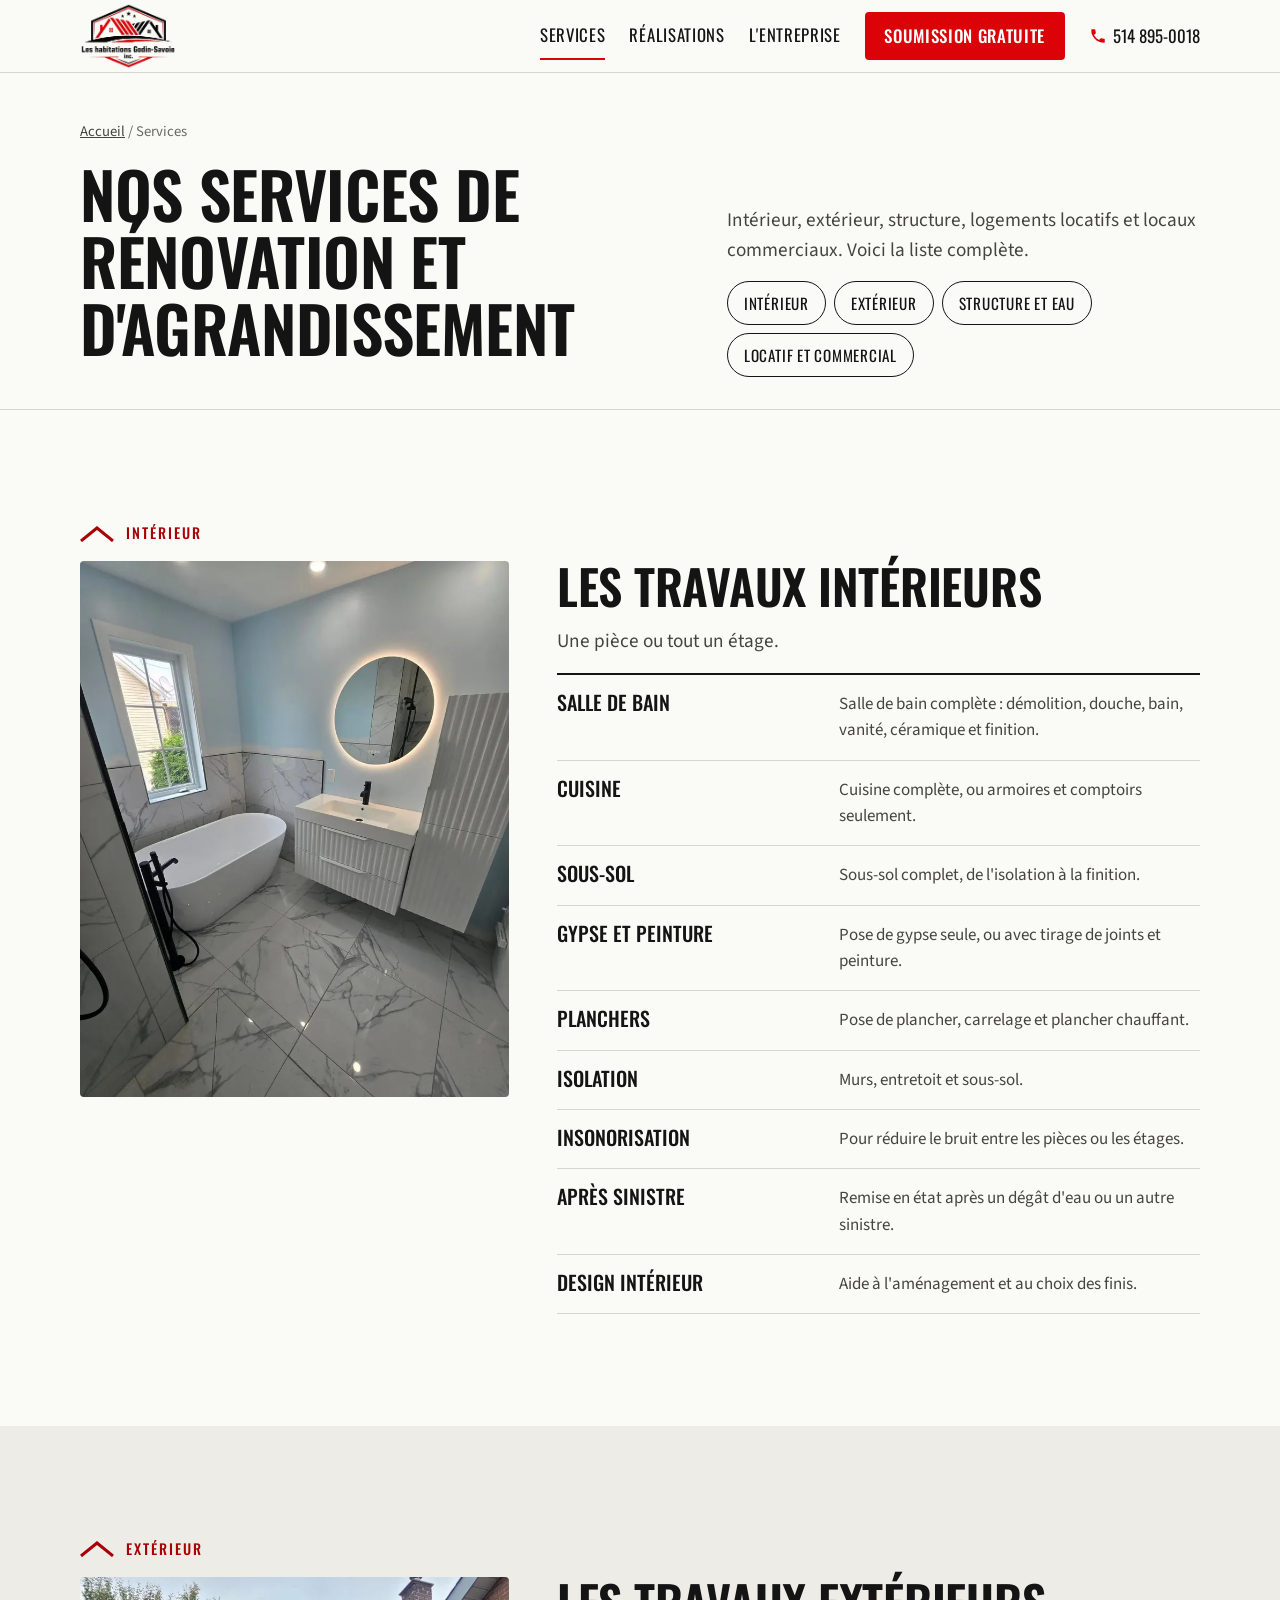
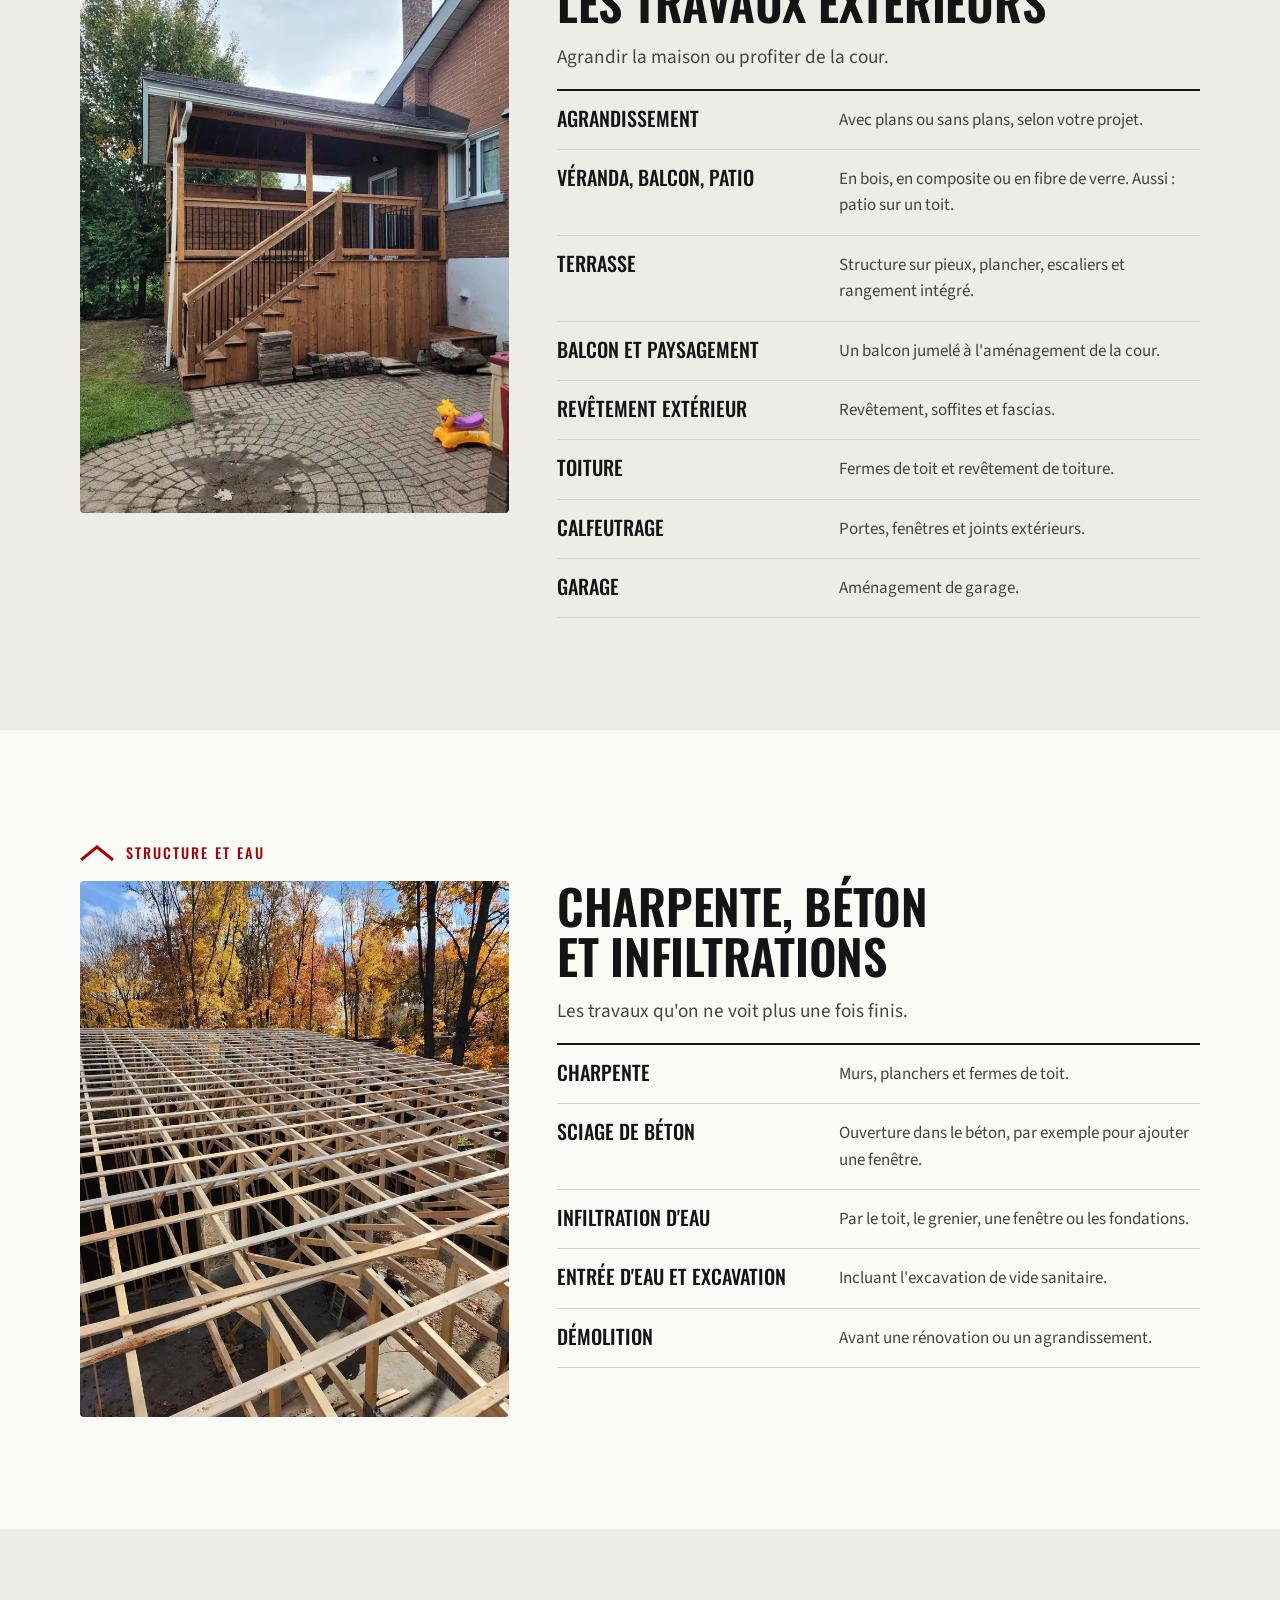
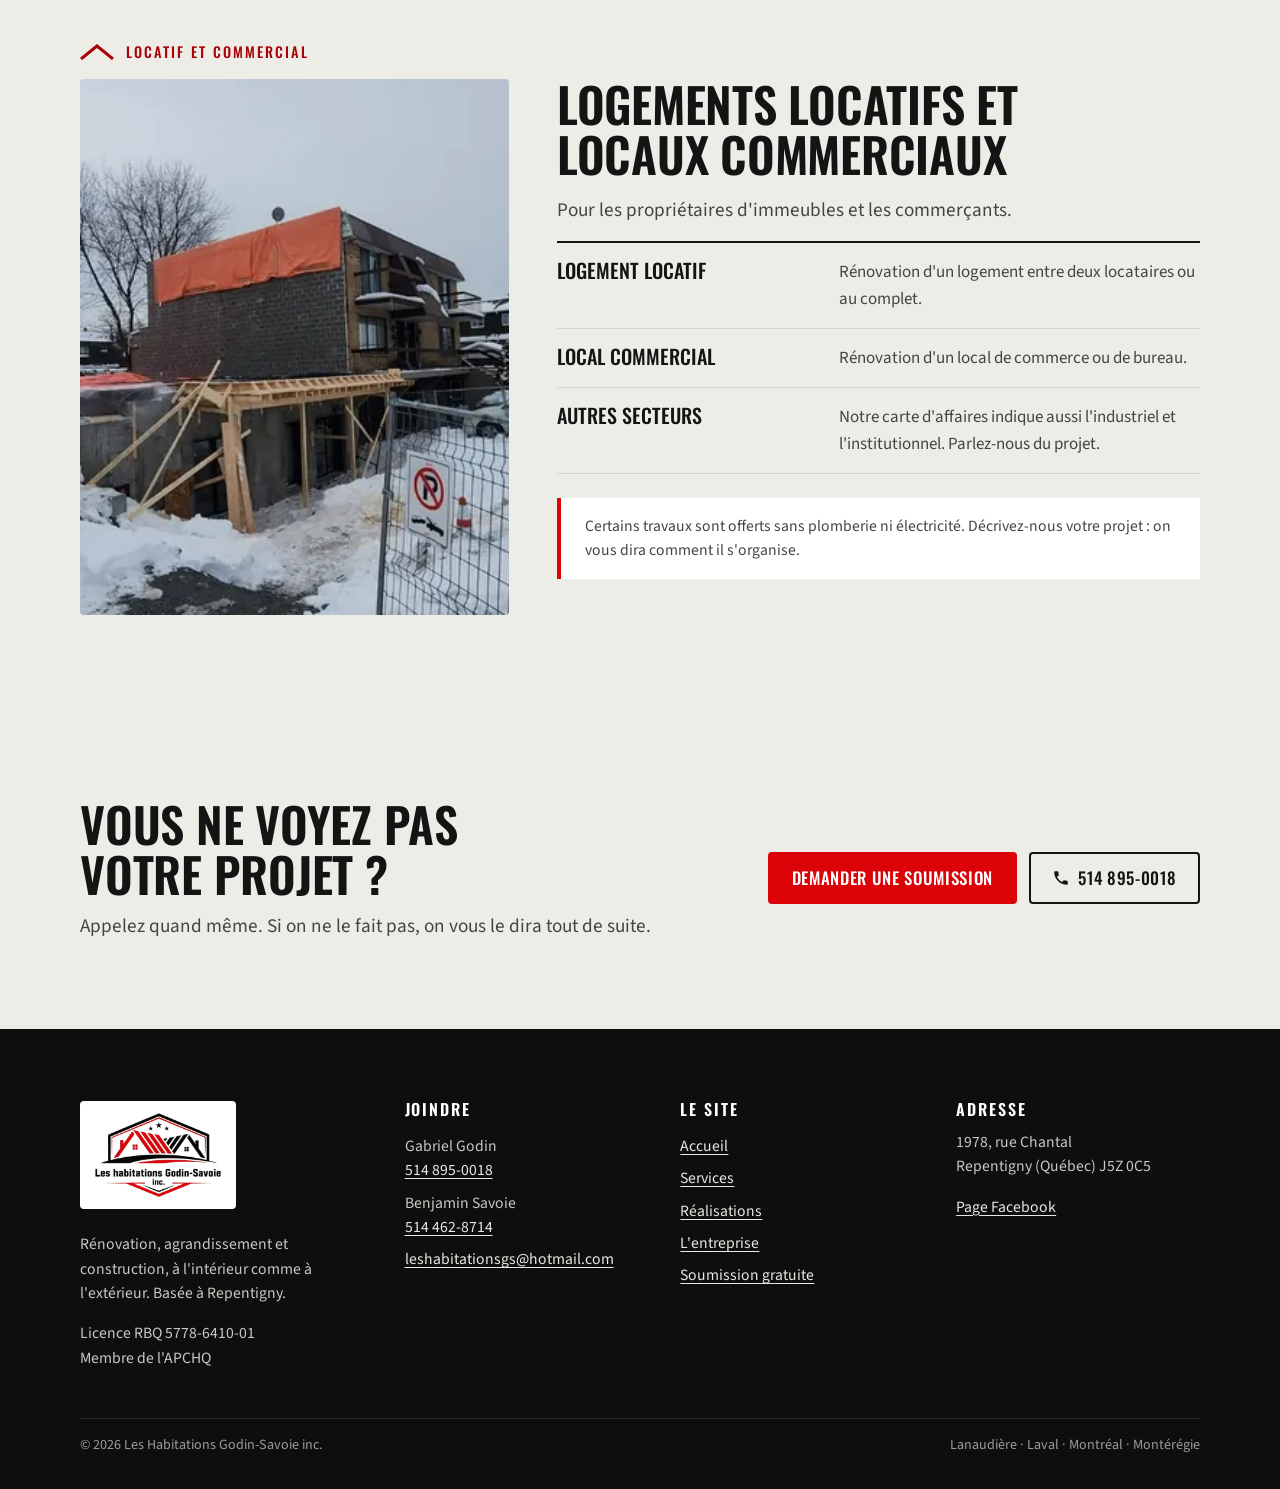
<file: services.html>
<!doctype html>
<html lang="fr-CA" class="no-js">
<head>
<meta charset="utf-8">
<meta name="viewport" content="width=device-width, initial-scale=1">
<title>Services : salle de bain, sous-sol, agrandissement, véranda | Godin-Savoie</title>
<meta name="description" content="Liste complète des services des Habitations Godin-Savoie : salles de bain, cuisines, sous-sols, agrandissements, vérandas, terrasses, toiture, infiltration d&#x27;eau, logements locatifs.">
<link rel="canonical" href="https://www.godinsavoie.com/services.html">
<meta property="og:type" content="website">
<meta property="og:locale" content="fr_CA">
<meta property="og:site_name" content="Les Habitations Godin-Savoie inc.">
<meta property="og:title" content="Services : salle de bain, sous-sol, agrandissement, véranda | Godin-Savoie">
<meta property="og:description" content="Liste complète des services des Habitations Godin-Savoie : salles de bain, cuisines, sous-sols, agrandissements, vérandas, terrasses, toiture, infiltration d&#x27;eau, logements locatifs.">
<meta property="og:url" content="https://www.godinsavoie.com/services.html">
<meta property="og:image" content="https://www.godinsavoie.com/og-godin-savoie.jpg">
<meta name="theme-color" content="#141414">
<link rel="icon" type="image/png" href="favicon.png">
<link rel="apple-touch-icon" href="apple-touch-icon.png">
<link rel="preload" href="oswald.woff2" as="font" type="font/woff2" crossorigin>
<link rel="stylesheet" href="style.css">
<script type="application/ld+json">{"@context": "https://schema.org", "@type": "GeneralContractor", "name": "Les Habitations Godin-Savoie inc.", "url": "https://www.godinsavoie.com/", "logo": "https://www.godinsavoie.com/logo-godin-savoie.png", "image": "https://www.godinsavoie.com/og-godin-savoie.jpg", "telephone": "+1-514-895-0018", "email": "leshabitationsgs@hotmail.com", "address": {"@type": "PostalAddress", "streetAddress": "1978, rue Chantal", "addressLocality": "Repentigny", "addressRegion": "QC", "postalCode": "J5Z 0C5", "addressCountry": "CA"}, "geo": {"@type": "GeoCoordinates", "latitude": 45.755268, "longitude": -73.5137132}, "areaServed": ["Repentigny", "Lanaudière", "Laval", "Montréal", "Montérégie"], "founder": [{"@type": "Person", "name": "Gabriel Godin"}, {"@type": "Person", "name": "Benjamin Savoie"}], "sameAs": ["https://www.facebook.com/p/Les-habitations-Godin-Savoie-inc-100065079127552/"]}</script>
</head>
<body>
<a class="skip" href="#contenu">Aller au contenu</a>
<header class="site-head">
  <div class="wrap">
    <a class="brand" href="index.html" aria-label="Les Habitations Godin-Savoie inc. — accueil"><img src="logo-godin-savoie.png" width="420" height="286" alt="Les Habitations Godin-Savoie inc."></a>
    <button class="menu-btn" type="button" aria-expanded="false" aria-controls="nav">Menu</button>
    <nav class="nav" id="nav" aria-label="Navigation principale">
      <ul>
        <li><a href="services.html" aria-current="page">Services</a></li><li><a href="realisations.html">Réalisations</a></li><li><a href="entreprise.html">L'entreprise</a></li>
        <li><a class="btn btn--red" href="soumission.html">Soumission gratuite</a></li>
      </ul>
    </nav>
    <a class="head-phone" href="tel:+15148950018"><svg viewBox="0 0 24 24" aria-hidden="true" fill="currentColor"><path d="M6.6 10.8a15.1 15.1 0 0 0 6.6 6.6l2.2-2.2a1 1 0 0 1 1-.25 11.4 11.4 0 0 0 3.6.57 1 1 0 0 1 1 1V20a1 1 0 0 1-1 1A17 17 0 0 1 3 4a1 1 0 0 1 1-1h3.5a1 1 0 0 1 1 1c0 1.25.2 2.45.57 3.57a1 1 0 0 1-.25 1z"/></svg>514 895-0018</a>
  </div>
</header>
<main id="contenu">

<section class="page-head" aria-labelledby="h1">
  <div class="wrap">
    <div>
      <p class="crumbs"><a href="index.html">Accueil</a> / Services</p>
      <h1 id="h1">Nos services de rénovation et d'agrandissement</h1>
    </div>
    <div>
      <p class="lead">Intérieur, extérieur, structure, logements locatifs et locaux commerciaux. Voici la liste complète.</p>
      <ul class="toc" style="margin-top:var(--s-4)">
        <li><a href="#interieur">Intérieur</a></li><li><a href="#exterieur">Extérieur</a></li><li><a href="#structure">Structure et eau</a></li><li><a href="#locatif">Locatif et commercial</a></li>
      </ul>
    </div>
  </div>
</section>

<section class="section" id="interieur" aria-labelledby="interieur-t">
  <div class="wrap reveal">
    <p class="label"><svg viewBox="0 0 34 16" aria-hidden="true"><path d="M1 15 L17 2 L33 15"/></svg>Intérieur</p>
    <div class="svc-block">
      <figure><img src="sdb-2026-miroir-rond.webp" srcset="sdb-2026-miroir-rond-800.webp 800w, sdb-2026-miroir-rond.webp 1200w" sizes="(min-width:860px) 38vw, 100vw" width="1200" height="1600" alt="Salle de bain rénovée avec vanité blanche, miroir rond éclairé et bain autoportant" loading="lazy" decoding="async"></figure>
      <div>
        <h2 id="interieur-t">Les travaux intérieurs</h2>
        <p class="lead">Une pièce ou tout un étage.</p>
        <ul class="svc-table"><li><strong>Salle de bain</strong><span>Salle de bain complète : démolition, douche, bain, vanité, céramique et finition.</span></li><li><strong>Cuisine</strong><span>Cuisine complète, ou armoires et comptoirs seulement.</span></li><li><strong>Sous-sol</strong><span>Sous-sol complet, de l'isolation à la finition.</span></li><li><strong>Gypse et peinture</strong><span>Pose de gypse seule, ou avec tirage de joints et peinture.</span></li><li><strong>Planchers</strong><span>Pose de plancher, carrelage et plancher chauffant.</span></li><li><strong>Isolation</strong><span>Murs, entretoit et sous-sol.</span></li><li><strong>Insonorisation</strong><span>Pour réduire le bruit entre les pièces ou les étages.</span></li><li><strong>Après sinistre</strong><span>Remise en état après un dégât d'eau ou un autre sinistre.</span></li><li><strong>Design intérieur</strong><span>Aide à l'aménagement et au choix des finis.<!-- À VALIDER : ce service est inscrit au profil, préciser ce qu'il comprend --></span></li></ul>
        
      </div>
    </div>
  </div>
</section>
<section class="section section--concrete" id="exterieur" aria-labelledby="exterieur-t">
  <div class="wrap reveal">
    <p class="label"><svg viewBox="0 0 34 16" aria-hidden="true"><path d="M1 15 L17 2 L33 15"/></svg>Extérieur</p>
    <div class="svc-block">
      <figure><img src="veranda-2025-escalier.webp" srcset="veranda-2025-escalier-800.webp 800w, veranda-2025-escalier.webp 1200w" sizes="(min-width:860px) 38vw, 100vw" width="1200" height="1600" alt="Véranda en bois terminée avec escalier et garde-corps" loading="lazy" decoding="async"></figure>
      <div>
        <h2 id="exterieur-t">Les travaux extérieurs</h2>
        <p class="lead">Agrandir la maison ou profiter de la cour.</p>
        <ul class="svc-table"><li><strong>Agrandissement</strong><span>Avec plans ou sans plans, selon votre projet.</span></li><li><strong>Véranda, balcon, patio</strong><span>En bois, en composite ou en fibre de verre. Aussi : patio sur un toit.</span></li><li><strong>Terrasse</strong><span>Structure sur pieux, plancher, escaliers et rangement intégré.</span></li><li><strong>Balcon et paysagement</strong><span>Un balcon jumelé à l'aménagement de la cour.</span></li><li><strong>Revêtement extérieur</strong><span>Revêtement, soffites et fascias.</span></li><li><strong>Toiture</strong><span>Fermes de toit et revêtement de toiture.</span></li><li><strong>Calfeutrage</strong><span>Portes, fenêtres et joints extérieurs.</span></li><li><strong>Garage</strong><span>Aménagement de garage.</span></li></ul>
        
      </div>
    </div>
  </div>
</section>
<section class="section" id="structure" aria-labelledby="structure-t">
  <div class="wrap reveal">
    <p class="label"><svg viewBox="0 0 34 16" aria-hidden="true"><path d="M1 15 L17 2 L33 15"/></svg>Structure et eau</p>
    <div class="svc-block">
      <figure><img src="plancher-2022-structure.webp" srcset="plancher-2022-structure-800.webp 800w, plancher-2022-structure.webp 1200w" sizes="(min-width:860px) 38vw, 100vw" width="1200" height="1600" alt="Structure de plancher en bois montée sur un chantier extérieur à l&#x27;automne" loading="lazy" decoding="async"></figure>
      <div>
        <h2 id="structure-t">Charpente, béton et infiltrations</h2>
        <p class="lead">Les travaux qu'on ne voit plus une fois finis.</p>
        <ul class="svc-table"><li><strong>Charpente</strong><span>Murs, planchers et fermes de toit.</span></li><li><strong>Sciage de béton</strong><span>Ouverture dans le béton, par exemple pour ajouter une fenêtre.</span></li><li><strong>Infiltration d'eau</strong><span>Par le toit, le grenier, une fenêtre ou les fondations.</span></li><li><strong>Entrée d'eau et excavation</strong><span>Incluant l'excavation de vide sanitaire.</span></li><li><strong>Démolition</strong><span>Avant une rénovation ou un agrandissement.</span></li></ul>
        
      </div>
    </div>
  </div>
</section>
<section class="section section--concrete" id="locatif" aria-labelledby="locatif-t">
  <div class="wrap reveal">
    <p class="label"><svg viewBox="0 0 34 16" aria-hidden="true"><path d="M1 15 L17 2 L33 15"/></svg>Locatif et commercial</p>
    <div class="svc-block">
      <figure><img src="hiver-2023-chantier.webp" srcset="hiver-2023-chantier-800.webp 800w, hiver-2023-chantier.webp 1600w" sizes="(min-width:860px) 38vw, 100vw" width="1600" height="739" alt="Chantier de construction en hiver, avec structure et murs isolés" loading="lazy" decoding="async"></figure>
      <div>
        <h2 id="locatif-t">Logements locatifs et locaux commerciaux</h2>
        <p class="lead">Pour les propriétaires d'immeubles et les commerçants.</p>
        <ul class="svc-table"><li><strong>Logement locatif</strong><span>Rénovation d'un logement entre deux locataires ou au complet.</span></li><li><strong>Local commercial</strong><span>Rénovation d'un local de commerce ou de bureau.</span></li><li><strong>Autres secteurs</strong><span>Notre carte d'affaires indique aussi l'industriel et l'institutionnel. Parlez-nous du projet.</span></li></ul>
        <p class="note">Certains travaux sont offerts sans plomberie ni électricité. Décrivez-nous votre projet : on vous dira comment il s'organise.<!-- À VALIDER : qui fait la plomberie et l'électricité (sous-traitants licenciés ?) --></p>
      </div>
    </div>
  </div>
</section>
<section class="section--tight section--concrete" aria-labelledby="final-t">
  <div class="wrap final reveal">
    <div>
      <h2 id="final-t">Vous ne voyez pas votre projet ?</h2>
      <p class="lead">Appelez quand même. Si on ne le fait pas, on vous le dira tout de suite.</p>
    </div>
    <div class="cta-row">
      <a class="btn btn--red" href="soumission.html">Demander une soumission</a>
      <a class="btn btn--line" href="tel:+15148950018"><svg viewBox="0 0 24 24" aria-hidden="true" fill="currentColor"><path d="M6.6 10.8a15.1 15.1 0 0 0 6.6 6.6l2.2-2.2a1 1 0 0 1 1-.25 11.4 11.4 0 0 0 3.6.57 1 1 0 0 1 1 1V20a1 1 0 0 1-1 1A17 17 0 0 1 3 4a1 1 0 0 1 1-1h3.5a1 1 0 0 1 1 1c0 1.25.2 2.45.57 3.57a1 1 0 0 1-.25 1z"/></svg>514 895-0018</a>
    </div>
  </div>
</section></main>
<footer class="site-foot">
  <div class="wrap">
    <div class="foot-grid">
      <div>
        <a class="foot-logo" href="index.html"><img src="logo-godin-savoie.png" width="420" height="286" alt="Les Habitations Godin-Savoie inc."></a>
        <p>Rénovation, agrandissement et construction, à l'intérieur comme à l'extérieur. Basée à Repentigny.</p>
        <p>Licence RBQ 5778-6410-01<br>Membre de l'APCHQ</p>
      </div>
      <div>
        <h2>Joindre</h2>
        <ul>
          <li>Gabriel Godin<br><a href="tel:+15148950018">514 895-0018</a></li>
          <li>Benjamin Savoie<br><a href="tel:+15144628714">514 462-8714</a></li>
          <li><a href="mailto:leshabitationsgs@hotmail.com">leshabitationsgs@hotmail.com</a></li>
        </ul>
      </div>
      <div>
        <h2>Le site</h2>
        <ul>
          <li><a href="index.html">Accueil</a></li>
          <li><a href="services.html">Services</a></li>
          <li><a href="realisations.html">Réalisations</a></li>
          <li><a href="entreprise.html">L'entreprise</a></li>
          <li><a href="soumission.html">Soumission gratuite</a></li>
        </ul>
      </div>
      <div>
        <h2>Adresse</h2>
        <p>1978, rue Chantal<br>Repentigny (Québec) J5Z 0C5</p>
        <p><a href="https://www.facebook.com/p/Les-habitations-Godin-Savoie-inc-100065079127552/" rel="noopener" target="_blank">Page Facebook<span class="sr-only"> (nouvel onglet)</span></a></p>
      </div>
    </div>
    <div class="legal">
      <span>© 2026 Les Habitations Godin-Savoie inc.</span>
      <span>Lanaudière · Laval · Montréal · Montérégie</span>
    </div>
  </div>
</footer>
<div class="mobile-bar">
  <a class="btn btn--line" style="border-color:#F2F1EC;color:#F2F1EC" href="tel:+15148950018"><svg viewBox="0 0 24 24" aria-hidden="true" fill="currentColor"><path d="M6.6 10.8a15.1 15.1 0 0 0 6.6 6.6l2.2-2.2a1 1 0 0 1 1-.25 11.4 11.4 0 0 0 3.6.57 1 1 0 0 1 1 1V20a1 1 0 0 1-1 1A17 17 0 0 1 3 4a1 1 0 0 1 1-1h3.5a1 1 0 0 1 1 1c0 1.25.2 2.45.57 3.57a1 1 0 0 1-.25 1z"/></svg>Appeler</a>
  <a class="btn btn--red" href="soumission.html">Soumission</a>
</div>
<script src="site.js" defer></script>
</body>
</html>
</file>
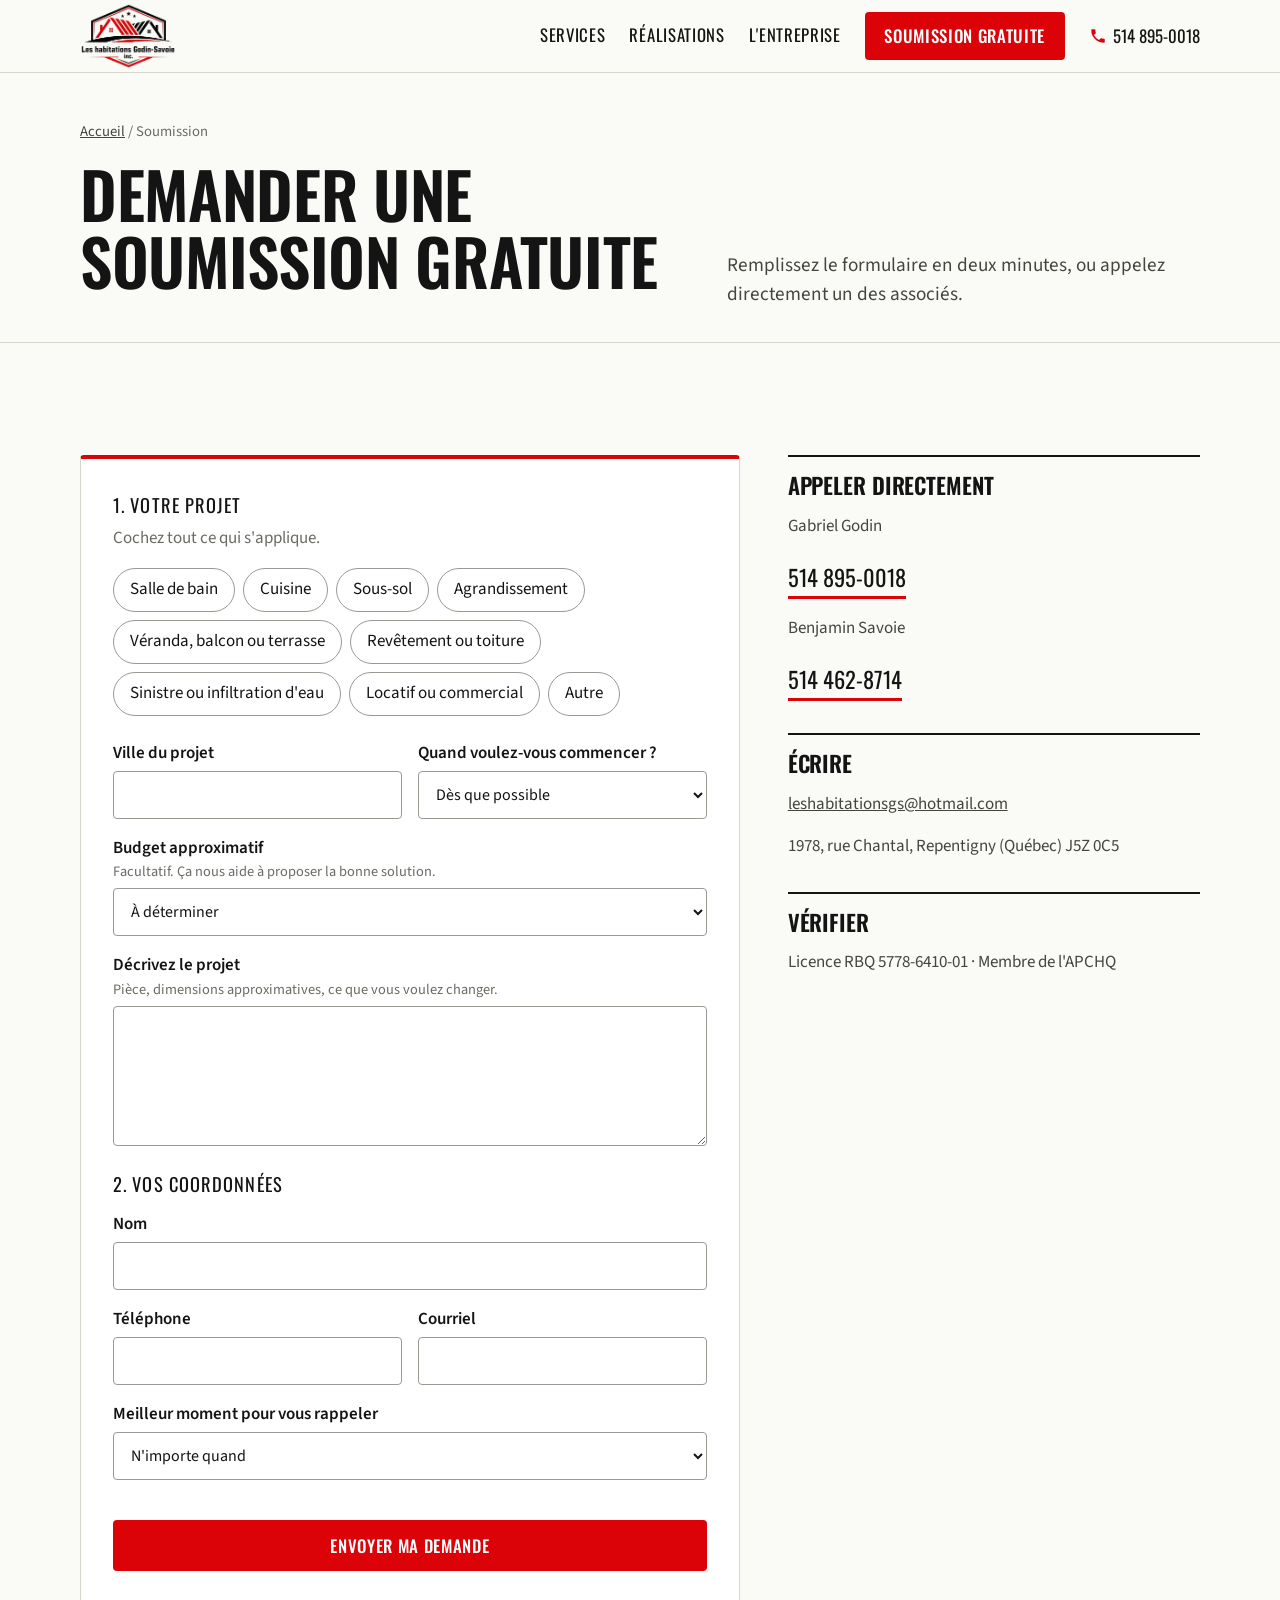
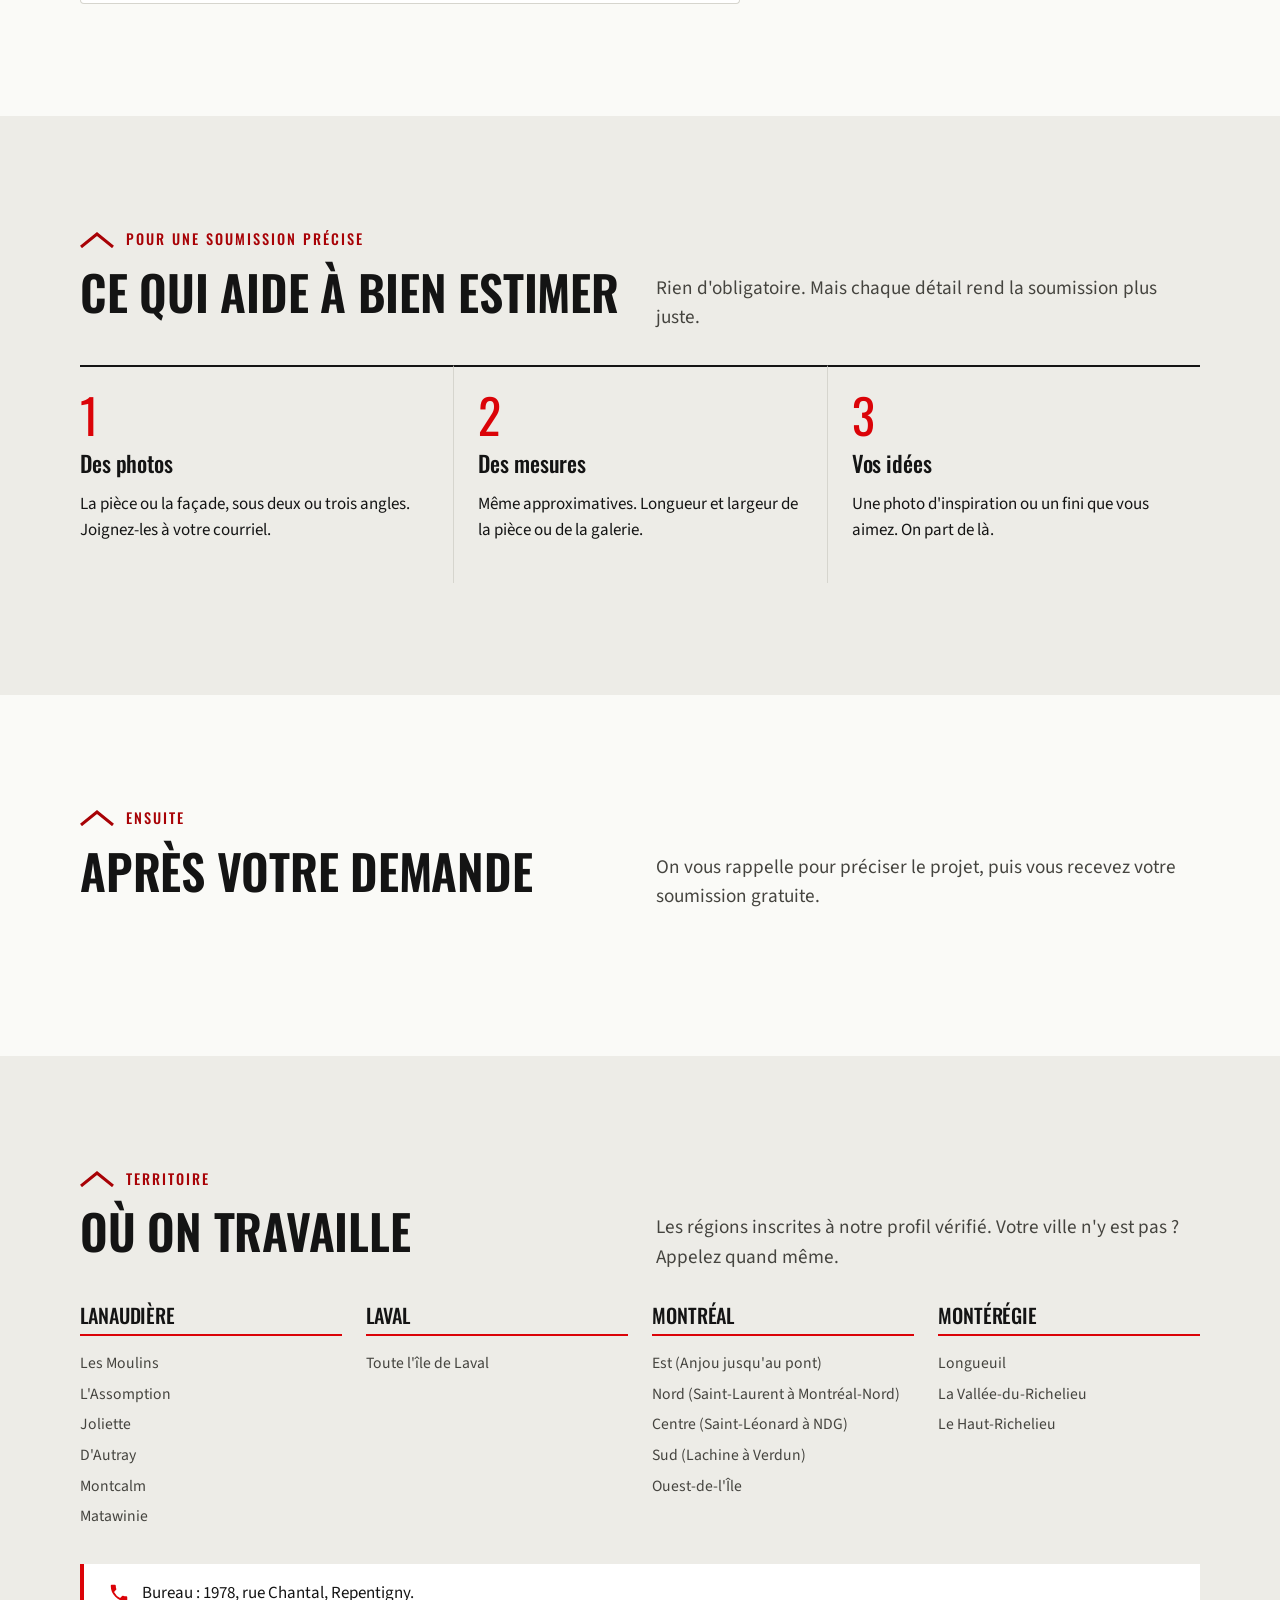
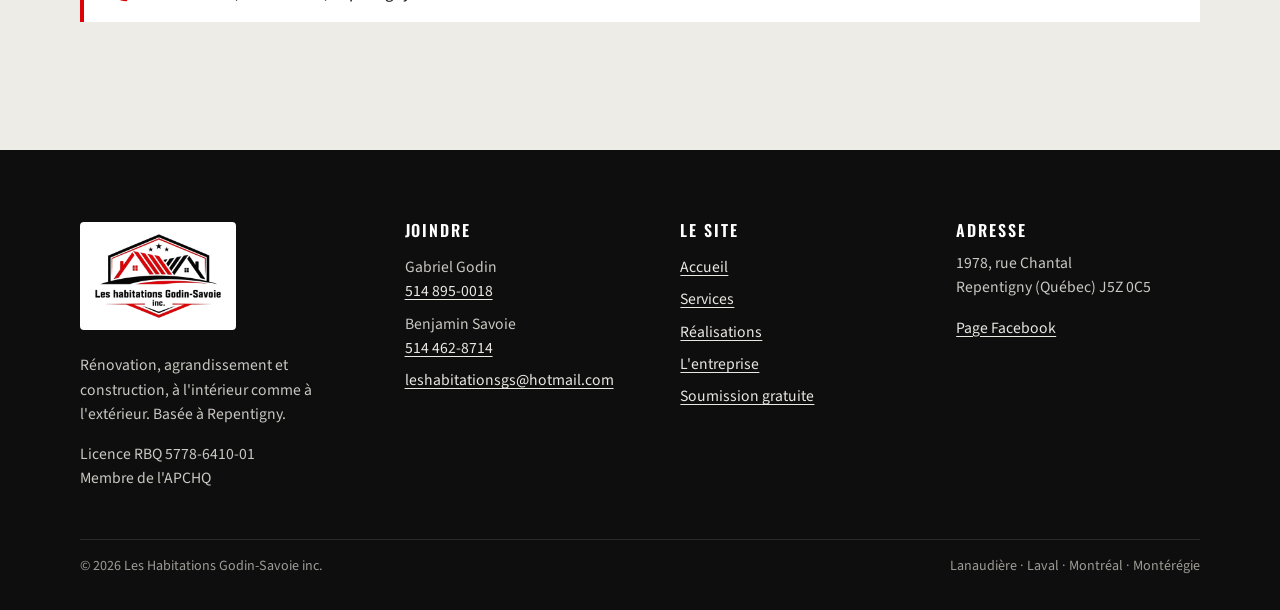
<file: soumission.html>
<!doctype html>
<html lang="fr-CA" class="no-js">
<head>
<meta charset="utf-8">
<meta name="viewport" content="width=device-width, initial-scale=1">
<title>Soumission gratuite | Les Habitations Godin-Savoie, Repentigny</title>
<meta name="description" content="Demandez une soumission gratuite pour votre rénovation ou votre agrandissement. Formulaire rapide ou appel direct : 514 895-0018 ou 514 462-8714.">
<link rel="canonical" href="https://www.godinsavoie.com/soumission.html">
<meta property="og:type" content="website">
<meta property="og:locale" content="fr_CA">
<meta property="og:site_name" content="Les Habitations Godin-Savoie inc.">
<meta property="og:title" content="Soumission gratuite | Les Habitations Godin-Savoie, Repentigny">
<meta property="og:description" content="Demandez une soumission gratuite pour votre rénovation ou votre agrandissement. Formulaire rapide ou appel direct : 514 895-0018 ou 514 462-8714.">
<meta property="og:url" content="https://www.godinsavoie.com/soumission.html">
<meta property="og:image" content="https://www.godinsavoie.com/og-godin-savoie.jpg">
<meta name="theme-color" content="#141414">
<link rel="icon" type="image/png" href="favicon.png">
<link rel="apple-touch-icon" href="apple-touch-icon.png">
<link rel="preload" href="oswald.woff2" as="font" type="font/woff2" crossorigin>
<link rel="stylesheet" href="style.css">
<script type="application/ld+json">{"@context": "https://schema.org", "@type": "GeneralContractor", "name": "Les Habitations Godin-Savoie inc.", "url": "https://www.godinsavoie.com/", "logo": "https://www.godinsavoie.com/logo-godin-savoie.png", "image": "https://www.godinsavoie.com/og-godin-savoie.jpg", "telephone": "+1-514-895-0018", "email": "leshabitationsgs@hotmail.com", "address": {"@type": "PostalAddress", "streetAddress": "1978, rue Chantal", "addressLocality": "Repentigny", "addressRegion": "QC", "postalCode": "J5Z 0C5", "addressCountry": "CA"}, "geo": {"@type": "GeoCoordinates", "latitude": 45.755268, "longitude": -73.5137132}, "areaServed": ["Repentigny", "Lanaudière", "Laval", "Montréal", "Montérégie"], "founder": [{"@type": "Person", "name": "Gabriel Godin"}, {"@type": "Person", "name": "Benjamin Savoie"}], "sameAs": ["https://www.facebook.com/p/Les-habitations-Godin-Savoie-inc-100065079127552/"]}</script>
</head>
<body>
<a class="skip" href="#contenu">Aller au contenu</a>
<header class="site-head">
  <div class="wrap">
    <a class="brand" href="index.html" aria-label="Les Habitations Godin-Savoie inc. — accueil"><img src="logo-godin-savoie.png" width="420" height="286" alt="Les Habitations Godin-Savoie inc."></a>
    <button class="menu-btn" type="button" aria-expanded="false" aria-controls="nav">Menu</button>
    <nav class="nav" id="nav" aria-label="Navigation principale">
      <ul>
        <li><a href="services.html">Services</a></li><li><a href="realisations.html">Réalisations</a></li><li><a href="entreprise.html">L'entreprise</a></li>
        <li><a class="btn btn--red" href="soumission.html" aria-current="page">Soumission gratuite</a></li>
      </ul>
    </nav>
    <a class="head-phone" href="tel:+15148950018"><svg viewBox="0 0 24 24" aria-hidden="true" fill="currentColor"><path d="M6.6 10.8a15.1 15.1 0 0 0 6.6 6.6l2.2-2.2a1 1 0 0 1 1-.25 11.4 11.4 0 0 0 3.6.57 1 1 0 0 1 1 1V20a1 1 0 0 1-1 1A17 17 0 0 1 3 4a1 1 0 0 1 1-1h3.5a1 1 0 0 1 1 1c0 1.25.2 2.45.57 3.57a1 1 0 0 1-.25 1z"/></svg>514 895-0018</a>
  </div>
</header>
<main id="contenu">

<section class="page-head" aria-labelledby="h1">
  <div class="wrap">
    <div>
      <p class="crumbs"><a href="index.html">Accueil</a> / Soumission</p>
      <h1 id="h1">Demander une soumission gratuite</h1>
    </div>
    <p class="lead">Remplissez le formulaire en deux minutes, ou appelez directement un des associés.</p>
  </div>
</section>

<section class="section" aria-label="Formulaire de soumission">
  <div class="wrap form-grid">
    <div>
      <!-- À FOURNIR : adresse de réception du formulaire (Formspree, Netlify Forms ou autre) à mettre dans data-endpoint.
           D'ici là, le formulaire prépare un courriel prérempli vers leshabitationsgs@hotmail.com. -->
      <form class="quote-form" novalidate data-endpoint="" data-mailto="leshabitationsgs@hotmail.com" action="soumission.html" method="post">
        <fieldset data-req-group>
          <legend>1. Votre projet</legend>
          <p class="hint" style="margin-top:-.4rem;color:var(--ink-3)">Cochez tout ce qui s'applique.</p>
          <div class="chips"><label><input type="checkbox" name="type" value="Salle de bain" data-slug="salle-de-bain"><span>Salle de bain</span></label><label><input type="checkbox" name="type" value="Cuisine" data-slug="cuisine"><span>Cuisine</span></label><label><input type="checkbox" name="type" value="Sous-sol" data-slug="sous-sol"><span>Sous-sol</span></label><label><input type="checkbox" name="type" value="Agrandissement" data-slug="agrandissement"><span>Agrandissement</span></label><label><input type="checkbox" name="type" value="Véranda, balcon ou terrasse" data-slug="exterieur-bois"><span>Véranda, balcon ou terrasse</span></label><label><input type="checkbox" name="type" value="Revêtement ou toiture" data-slug="revetement-toiture"><span>Revêtement ou toiture</span></label><label><input type="checkbox" name="type" value="Sinistre ou infiltration d'eau" data-slug="sinistre-infiltration"><span>Sinistre ou infiltration d'eau</span></label><label><input type="checkbox" name="type" value="Locatif ou commercial" data-slug="locatif-commercial"><span>Locatif ou commercial</span></label><label><input type="checkbox" name="type" value="Autre" data-slug="autre"><span>Autre</span></label></div>
          <p class="err" id="err-type">Choisissez au moins un type de projet.</p>
        </fieldset>
        <div class="row2">
          <div class="field"><label for="ville">Ville du projet</label><input id="ville" name="ville" type="text" autocomplete="address-level2" data-req aria-describedby="err-ville"><p class="err" id="err-ville">Indiquez la ville.</p></div>
          <div class="field"><label for="echeance">Quand voulez-vous commencer ?</label>
            <select id="echeance" name="echeance"><option>Dès que possible</option><option>D'ici 3 mois</option><option>Dans 3 à 6 mois</option><option>Plus tard</option><option>Je ne sais pas encore</option></select></div>
        </div>
        <div class="field"><label for="budget">Budget approximatif <span class="hint">Facultatif. Ça nous aide à proposer la bonne solution.</span></label>
          <select id="budget" name="budget"><option>À déterminer</option><option>Moins de 10 000 $</option><option>10 000 $ à 25 000 $</option><option>25 000 $ à 50 000 $</option><option>Plus de 50 000 $</option></select></div>
        <div class="field"><label for="description">Décrivez le projet <span class="hint">Pièce, dimensions approximatives, ce que vous voulez changer.</span></label>
          <textarea id="description" name="description" data-req aria-describedby="err-desc"></textarea><p class="err" id="err-desc">Décrivez le projet en quelques mots.</p></div>
        <fieldset>
          <legend>2. Vos coordonnées</legend>
          <div class="field"><label for="nom">Nom</label><input id="nom" name="nom" type="text" autocomplete="name" data-req aria-describedby="err-nom"><p class="err" id="err-nom">Indiquez votre nom.</p></div>
          <div class="row2">
            <div class="field"><label for="telephone">Téléphone</label><input id="telephone" name="telephone" type="tel" autocomplete="tel" data-req aria-describedby="err-tel"><p class="err" id="err-tel">Entrez un numéro à 10 chiffres.</p></div>
            <div class="field"><label for="courriel">Courriel</label><input id="courriel" name="courriel" type="email" autocomplete="email" data-req aria-describedby="err-mail"><p class="err" id="err-mail">Entrez un courriel valide.</p></div>
          </div>
          <div class="field"><label for="moment">Meilleur moment pour vous rappeler</label>
            <select id="moment" name="moment"><option>N'importe quand</option><option>Le matin</option><option>L'après-midi</option><option>Le soir</option></select></div>
        </fieldset>
        <div style="position:absolute;left:-9999px" aria-hidden="true"><label for="_site">Ne pas remplir</label><input id="_site" name="_site" type="text" tabindex="-1" autocomplete="off"></div>
        <button class="btn btn--red" type="submit" style="width:100%">Envoyer ma demande</button>
        <p class="form-status" role="status" aria-live="polite"></p>
      </form>
      <div class="success" id="form-success">
        <h2 tabindex="-1">Merci, votre demande est prête</h2>
        <div data-email-step>
          <p class="lead">Dernière étape : envoyez-la par courriel. Le bouton ouvre votre application de courriel, avec la demande déjà écrite.</p>
          <p class="cta-row"><a class="btn btn--red" data-mail href="mailto:leshabitationsgs@hotmail.com">Ouvrir mon courriel</a><button class="btn btn--line" type="button" data-copy>Copier le résumé</button></p>
          <p>Ça ne s'ouvre pas ? Copiez le résumé et envoyez-le à <a href="mailto:leshabitationsgs@hotmail.com">leshabitationsgs@hotmail.com</a>. Vous pouvez y joindre des photos.</p>
        </div>
        <pre></pre>
        <p>Pressé ? Appelez Gabriel au <a href="tel:+15148950018">514 895-0018</a> ou Benjamin au <a href="tel:+15144628714">514 462-8714</a>.</p>
      </div>
    </div>
    <aside>
      <div class="aside-box">
        <h2>Appeler directement</h2>
        <p>Gabriel Godin</p><a class="tel" href="tel:+15148950018">514 895-0018</a>
        <p style="margin-top:var(--s-4)">Benjamin Savoie</p><a class="tel" href="tel:+15144628714">514 462-8714</a>
      </div>
      <div class="aside-box">
        <h2>Écrire</h2>
        <p><a href="mailto:leshabitationsgs@hotmail.com">leshabitationsgs@hotmail.com</a></p>
        <p>1978, rue Chantal, Repentigny (Québec) J5Z 0C5</p>
      </div>
      <div class="aside-box">
        <h2>Vérifier</h2>
        <p>Licence RBQ 5778-6410-01 · Membre de l'APCHQ</p>
      </div>
    </aside>
  </div>
</section>

<section class="section section--concrete" aria-labelledby="prep-t">
  <div class="wrap reveal">
    <p class="label"><svg viewBox="0 0 34 16" aria-hidden="true"><path d="M1 15 L17 2 L33 15"/></svg>Pour une soumission précise</p>
    <div class="intro-row">
      <h2 id="prep-t">Ce qui aide à bien estimer</h2>
      <p class="lead">Rien d'obligatoire. Mais chaque détail rend la soumission plus juste.</p>
    </div>
    <ol class="steps">
      <li><h3>Des photos</h3><p>La pièce ou la façade, sous deux ou trois angles. Joignez-les à votre courriel.</p></li>
      <li><h3>Des mesures</h3><p>Même approximatives. Longueur et largeur de la pièce ou de la galerie.</p></li>
      <li><h3>Vos idées</h3><p>Une photo d'inspiration ou un fini que vous aimez. On part de là.</p></li>
    </ol>
  </div>
</section>

<section class="section" aria-labelledby="next-t">
  <div class="wrap reveal">
    <p class="label"><svg viewBox="0 0 34 16" aria-hidden="true"><path d="M1 15 L17 2 L33 15"/></svg>Ensuite</p>
    <div class="intro-row">
      <h2 id="next-t">Après votre demande</h2>
      <p class="lead">On vous rappelle pour préciser le projet, puis vous recevez votre soumission gratuite.<!-- À FOURNIR : délai de réponse habituel --></p>
    </div>
  </div>
</section>

<section class="section section--concrete" aria-labelledby="zones-t">
  <div class="wrap reveal">
    <p class="label"><svg viewBox="0 0 34 16" aria-hidden="true"><path d="M1 15 L17 2 L33 15"/></svg>Territoire</p>
    <div class="intro-row">
      <h2 id="zones-t">Où on travaille</h2>
      <p class="lead">Les régions inscrites à notre profil vérifié. Votre ville n'y est pas ? Appelez quand même.</p>
    </div>
    
<ul class="zones">
  <li><h3>Lanaudière</h3><ul><li>Les Moulins</li><li>L'Assomption</li><li>Joliette</li><li>D'Autray</li><li>Montcalm</li><li>Matawinie</li></ul></li>
  <li><h3>Laval</h3><ul><li>Toute l'île de Laval</li></ul></li>
  <li><h3>Montréal</h3><ul><li>Est (Anjou jusqu'au pont)</li><li>Nord (Saint-Laurent à Montréal-Nord)</li><li>Centre (Saint-Léonard à NDG)</li><li>Sud (Lachine à Verdun)</li><li>Ouest-de-l'Île</li></ul></li>
  <li><h3>Montérégie</h3><ul><li>Longueuil</li><li>La Vallée-du-Richelieu</li><li>Le Haut-Richelieu</li></ul></li>
</ul>
    <p class="home-base"><svg width="22" height="22" style="color:var(--red);flex:none" viewBox="0 0 24 24" aria-hidden="true" fill="currentColor"><path d="M6.6 10.8a15.1 15.1 0 0 0 6.6 6.6l2.2-2.2a1 1 0 0 1 1-.25 11.4 11.4 0 0 0 3.6.57 1 1 0 0 1 1 1V20a1 1 0 0 1-1 1A17 17 0 0 1 3 4a1 1 0 0 1 1-1h3.5a1 1 0 0 1 1 1c0 1.25.2 2.45.57 3.57a1 1 0 0 1-.25 1z"/></svg> Bureau : 1978, rue Chantal, Repentigny.</p>
  </div>
</section>
</main>
<footer class="site-foot">
  <div class="wrap">
    <div class="foot-grid">
      <div>
        <a class="foot-logo" href="index.html"><img src="logo-godin-savoie.png" width="420" height="286" alt="Les Habitations Godin-Savoie inc."></a>
        <p>Rénovation, agrandissement et construction, à l'intérieur comme à l'extérieur. Basée à Repentigny.</p>
        <p>Licence RBQ 5778-6410-01<br>Membre de l'APCHQ</p>
      </div>
      <div>
        <h2>Joindre</h2>
        <ul>
          <li>Gabriel Godin<br><a href="tel:+15148950018">514 895-0018</a></li>
          <li>Benjamin Savoie<br><a href="tel:+15144628714">514 462-8714</a></li>
          <li><a href="mailto:leshabitationsgs@hotmail.com">leshabitationsgs@hotmail.com</a></li>
        </ul>
      </div>
      <div>
        <h2>Le site</h2>
        <ul>
          <li><a href="index.html">Accueil</a></li>
          <li><a href="services.html">Services</a></li>
          <li><a href="realisations.html">Réalisations</a></li>
          <li><a href="entreprise.html">L'entreprise</a></li>
          <li><a href="soumission.html">Soumission gratuite</a></li>
        </ul>
      </div>
      <div>
        <h2>Adresse</h2>
        <p>1978, rue Chantal<br>Repentigny (Québec) J5Z 0C5</p>
        <p><a href="https://www.facebook.com/p/Les-habitations-Godin-Savoie-inc-100065079127552/" rel="noopener" target="_blank">Page Facebook<span class="sr-only"> (nouvel onglet)</span></a></p>
      </div>
    </div>
    <div class="legal">
      <span>© 2026 Les Habitations Godin-Savoie inc.</span>
      <span>Lanaudière · Laval · Montréal · Montérégie</span>
    </div>
  </div>
</footer>
<div class="mobile-bar">
  <a class="btn btn--line" style="border-color:#F2F1EC;color:#F2F1EC" href="tel:+15148950018"><svg viewBox="0 0 24 24" aria-hidden="true" fill="currentColor"><path d="M6.6 10.8a15.1 15.1 0 0 0 6.6 6.6l2.2-2.2a1 1 0 0 1 1-.25 11.4 11.4 0 0 0 3.6.57 1 1 0 0 1 1 1V20a1 1 0 0 1-1 1A17 17 0 0 1 3 4a1 1 0 0 1 1-1h3.5a1 1 0 0 1 1 1c0 1.25.2 2.45.57 3.57a1 1 0 0 1-.25 1z"/></svg>Appeler</a>
  <a class="btn btn--red" href="soumission.html">Soumission</a>
</div>
<script src="site.js" defer></script>
</body>
</html>
</file>
<file: style.css>
/* Les Habitations Godin-Savoie inc. — feuille de style
   Direction : « Intérieur et extérieur » — carnet de chantier, pignon rouge du logo comme repère. */

@font-face{font-family:"Oswald";src:url("oswald.woff2") format("woff2");font-weight:200 700;font-display:swap}
@font-face{font-family:"Source Sans 3";src:url("source-sans-400.woff2") format("woff2");font-weight:400;font-display:swap}
@font-face{font-family:"Source Sans 3";src:url("source-sans-600.woff2") format("woff2");font-weight:600;font-display:swap}
@font-face{font-family:"Source Sans 3";src:url("source-sans-700.woff2") format("woff2");font-weight:700;font-display:swap}

:root{
  --paper:#FAFAF7;
  --concrete:#EDECE7;
  --line:#D6D5CE;
  --ink:#141414;
  --ink-2:#45443F;
  --ink-3:#6B6A64;
  --red:#DB0308;          /* rouge du logo */
  --red-dk:#A80206;
  --white:#FFFFFF;
  --focus:#1F5FD1;

  --f-display:"Oswald","Arial Narrow",Arial,sans-serif;
  --f-body:"Source Sans 3","Segoe UI",Roboto,Arial,sans-serif;

  --s-1:.25rem;--s-2:.5rem;--s-3:.75rem;--s-4:1rem;--s-5:1.5rem;--s-6:2rem;--s-7:3rem;--s-8:4.5rem;--s-9:7rem;
  --wrap:1200px;
  --gutter:clamp(1rem,4vw,2.5rem);
  --radius:4px;

  --t-fast:160ms;--t-med:320ms;--t-slow:700ms;
  --ease:cubic-bezier(.2,.7,.2,1);
}

*,*::before,*::after{box-sizing:border-box}
html{-webkit-text-size-adjust:100%;scroll-behavior:smooth}
@media (prefers-reduced-motion:reduce){html{scroll-behavior:auto}}
body{margin:0;background:var(--paper);color:var(--ink);font-family:var(--f-body);font-size:1.0625rem;line-height:1.55;overflow-x:hidden}
img{max-width:100%;height:auto;display:block}
a{color:inherit}
p{margin:0 0 var(--s-4)}
h1,h2,h3{font-family:var(--f-display);font-weight:600;line-height:1.05;margin:0 0 var(--s-4);letter-spacing:-.005em;text-wrap:balance}
h1{font-size:clamp(2.4rem,6.2vw,4.6rem);text-transform:uppercase}
h2{font-size:clamp(1.9rem,4vw,3rem);text-transform:uppercase}
h3{font-size:1.4rem;font-weight:500}
ul,ol{margin:0;padding:0}
:focus-visible{outline:3px solid var(--focus);outline-offset:3px}
.sr-only{position:absolute;width:1px;height:1px;overflow:hidden;clip:rect(0 0 0 0);white-space:nowrap}
.skip{position:absolute;left:var(--s-4);top:-60px;background:var(--ink);color:#fff;padding:var(--s-3) var(--s-4);z-index:100;text-decoration:none}
.skip:focus{top:var(--s-4)}

.wrap{max-width:var(--wrap);margin:0 auto;padding:0 var(--gutter)}
.section{padding:var(--s-9) 0}
.section--tight{padding:var(--s-8) 0}
.section--concrete{background:var(--concrete)}
.section--ink{background:var(--ink);color:#F2F1EC}
.section--ink .lead,.section--ink p{color:#D8D7D1}

/* Repère : pignon rouge (forme du logo) au-dessus des titres de section */
.label{display:inline-flex;align-items:center;gap:var(--s-3);font-family:var(--f-display);font-size:.9rem;font-weight:500;letter-spacing:.14em;text-transform:uppercase;color:var(--red-dk);margin:0 0 var(--s-4)}
.section--ink .label{color:#FF6B6E}
.label svg{width:34px;height:16px;flex:none}
.label svg path{fill:none;stroke:currentColor;stroke-width:3;stroke-linejoin:miter;stroke-dasharray:60;stroke-dashoffset:0}
.js .reveal .label svg path{stroke-dashoffset:60;transition:stroke-dashoffset var(--t-slow) var(--ease)}
.js .reveal.is-in .label svg path{stroke-dashoffset:0}
.lead{font-size:1.2rem;color:var(--ink-2);max-width:60ch}

.btn{display:inline-flex;align-items:center;justify-content:center;gap:var(--s-2);min-height:48px;padding:.7rem 1.35rem;border-radius:var(--radius);font-family:var(--f-display);font-weight:500;font-size:1.05rem;letter-spacing:.04em;text-transform:uppercase;text-decoration:none;border:2px solid transparent;cursor:pointer;transition:background var(--t-fast),color var(--t-fast),border-color var(--t-fast),transform var(--t-fast)}
.btn--red{background:var(--red);color:#fff}
.btn--red:hover{background:var(--red-dk)}
.btn--line{border-color:var(--ink);color:var(--ink);background:transparent}
.btn--line:hover{background:var(--ink);color:#fff}
.section--ink .btn--line{border-color:#F2F1EC;color:#F2F1EC}
.section--ink .btn--line:hover{background:#F2F1EC;color:var(--ink)}
.btn svg{width:18px;height:18px}
.btn:active{transform:translateY(1px)}

/* ---------- En-tête ---------- */
.site-head{position:sticky;top:0;z-index:50;background:rgba(250,250,247,.96);border-bottom:1px solid var(--line);backdrop-filter:saturate(1.2)}
.site-head .wrap{display:flex;align-items:center;gap:var(--s-5);min-height:72px}
.brand{display:flex;align-items:center;flex:none}
.brand img{width:96px;height:auto}
.nav{margin-left:auto}
.nav ul{display:flex;gap:var(--s-5);list-style:none;align-items:center}
.nav a{font-family:var(--f-display);font-size:1.05rem;letter-spacing:.04em;text-transform:uppercase;text-decoration:none;padding:.6rem 0;display:inline-block;border-bottom:2px solid transparent}
.nav a:hover,.nav a[aria-current="page"]{border-bottom-color:var(--red)}
.nav .btn{padding:.55rem 1.1rem;border-bottom:2px solid transparent}
.head-phone{font-family:var(--f-display);font-size:1.05rem;text-decoration:none;white-space:nowrap;display:flex;align-items:center;gap:.4rem;min-height:44px}
.head-phone svg{width:18px;height:18px;color:var(--red)}
.menu-btn{display:none;margin-left:auto;min-width:48px;min-height:48px;border:2px solid var(--ink);background:transparent;border-radius:var(--radius);font-family:var(--f-display);text-transform:uppercase;letter-spacing:.06em;font-size:.95rem;padding:0 .9rem;cursor:pointer;color:var(--ink)}

@media (max-width:900px){
  .head-phone{display:none}
  .menu-btn{display:inline-flex;align-items:center}
  .nav{position:absolute;left:0;right:0;top:100%;background:var(--paper);border-bottom:1px solid var(--line);display:none;margin:0}
  .nav.is-open{display:block}
  .nav ul{flex-direction:column;align-items:stretch;gap:0;padding:var(--s-2) var(--gutter) var(--s-5)}
  .nav li a{display:block;padding:.9rem 0;border-bottom:1px solid var(--line)}
  .nav li .btn{margin-top:var(--s-4);display:flex}
  .no-js .nav{display:block;position:static}
  .no-js .menu-btn{display:none}
}

/* Barre d'appel mobile, toujours visible */
.mobile-bar{display:none}
@media (max-width:760px){
  .mobile-bar{display:grid;grid-template-columns:1fr 1fr;position:fixed;left:0;right:0;bottom:0;z-index:60;background:var(--ink);padding:.5rem;gap:.5rem;padding-bottom:max(.5rem,env(safe-area-inset-bottom))}
  .mobile-bar .btn{min-height:48px;font-size:.95rem;padding:.6rem .5rem}
  body{padding-bottom:72px}
}

/* ---------- Hero accueil ---------- */
.hero{padding:var(--s-7) 0 var(--s-8);border-bottom:1px solid var(--line)}
.hero-grid{display:grid;grid-template-columns:minmax(0,1.05fr) minmax(0,1fr);gap:var(--s-7);align-items:end}
.eyebrow{font-family:var(--f-display);text-transform:uppercase;letter-spacing:.12em;font-size:.95rem;color:var(--ink-2);margin-bottom:var(--s-4)}
.hero h1 em{font-style:normal;color:var(--red)}
.hero .lead{margin-bottom:var(--s-5)}
.cta-row{display:flex;flex-wrap:wrap;gap:var(--s-3);margin-bottom:var(--s-5)}
.proof{display:flex;flex-wrap:wrap;gap:var(--s-2) var(--s-5);list-style:none;font-size:.95rem;color:var(--ink-2);border-top:1px solid var(--line);padding-top:var(--s-4)}
.proof li{display:flex;gap:.4rem;align-items:baseline}
.proof strong{color:var(--ink);font-weight:700}
.proof a{text-underline-offset:3px}

/* Deux photos : intérieur / extérieur */
.duo{display:grid;grid-template-columns:1.25fr 1fr;gap:var(--s-3);align-items:end}
.duo figure{margin:0;position:relative}
.duo img{width:100%;object-fit:cover;border-radius:var(--radius)}
.duo figure:first-child img{aspect-ratio:4/5}
.duo figure:last-child img{aspect-ratio:3/4}
.duo figure:last-child{margin-bottom:var(--s-7)}
.tag{position:absolute;left:var(--s-3);top:var(--s-3);background:var(--paper);font-family:var(--f-display);text-transform:uppercase;letter-spacing:.1em;font-size:.85rem;padding:.25rem .6rem;border-left:4px solid var(--red)}
figcaption.cap{font-size:.88rem;color:var(--ink-3);margin-top:var(--s-2)}

@media (max-width:900px){
  .hero{padding-top:var(--s-5)}
  .hero-grid{grid-template-columns:1fr;gap:var(--s-5)}
  .duo{order:-1}
  .duo figure:last-child{margin-bottom:0}
  .duo figure:first-child img{aspect-ratio:4/3}
  .duo figure:last-child img{aspect-ratio:4/3}
}
@media (max-width:560px){
  .duo figure:last-child{display:none}
  .duo{grid-template-columns:1fr}
  .duo figure:first-child img{aspect-ratio:16/10}
}

/* ---------- Intérieur / Extérieur ---------- */
.split{display:grid;grid-template-columns:1fr 1fr;border-top:2px solid var(--ink)}
.split > div{padding:var(--s-6) var(--s-6) var(--s-6) 0}
.split > div + div{border-left:1px solid var(--line);padding-left:var(--s-6)}
.split h3{font-size:2rem;text-transform:uppercase;display:flex;justify-content:space-between;align-items:baseline}
.split h3 small{font-family:var(--f-body);font-size:.95rem;text-transform:none;color:var(--ink-3);font-weight:400}
.svc-list{list-style:none;columns:2;column-gap:var(--s-5)}
.svc-list li{break-inside:avoid;padding:.45rem 0;border-bottom:1px solid var(--line)}
.split .more{display:inline-block;margin-top:var(--s-5);font-weight:600;text-underline-offset:4px;min-height:44px;padding-top:.6rem}
@media (max-width:760px){
  .split{grid-template-columns:1fr}
  .split > div{padding:var(--s-5) 0}
  .split > div + div{border-left:0;border-top:1px solid var(--line);padding-left:0}
  .svc-list{columns:1}
}

.intro-row{display:grid;grid-template-columns:minmax(0,1fr) minmax(0,1fr);gap:var(--s-6);align-items:end;margin-bottom:var(--s-6)}
.intro-row .lead{margin:0}
@media (max-width:760px){.intro-row{grid-template-columns:1fr;gap:0}}

/* ---------- Scène signature : la véranda ---------- */
.chrono{position:relative}
.chrono-track{height:230vh;position:relative}
.chrono-sticky{position:sticky;top:72px;height:calc(100vh - 72px);display:grid;grid-template-columns:minmax(0,.9fr) minmax(0,1.1fr);gap:var(--s-7);align-items:center}
.chrono-stage{position:relative;height:min(78vh,760px);aspect-ratio:3/4;max-width:100%;justify-self:end;background:#222;border-radius:var(--radius);overflow:hidden}
.chrono-stage figure{margin:0;position:absolute;inset:0}
.chrono-stage img{width:100%;height:100%;object-fit:cover}
.chrono-stage figure:not(:first-child){clip-path:inset(0 0 100% 0)}
.chrono-stage .cut{position:absolute;left:0;right:0;height:3px;background:var(--red);top:0;opacity:0;box-shadow:0 0 0 1px rgba(255,255,255,.4)}
.chrono-stage .stamp{position:absolute;right:var(--s-3);bottom:var(--s-3);background:rgba(20,20,20,.82);color:#fff;font-family:var(--f-display);letter-spacing:.08em;text-transform:uppercase;font-size:.9rem;padding:.35rem .7rem;border-radius:2px}
.chrono-steps{list-style:none;counter-reset:st;max-width:520px}
.chrono-steps li{position:relative;padding:var(--s-4) 0 var(--s-4) 64px;border-top:1px solid #3a3a37;color:#8F8E88;transition:color var(--t-med)}
.chrono-steps li::before{counter-increment:st;content:"0" counter(st);position:absolute;left:0;top:var(--s-4);font-family:var(--f-display);font-size:1.6rem;line-height:1;color:#5C5B56;transition:color var(--t-med)}
.chrono-steps li h3{color:inherit;margin-bottom:.3rem;font-size:1.5rem;text-transform:uppercase}
.chrono-steps li p{margin:0;color:inherit}
.chrono-steps li.is-on{color:#F7F6F1}
.chrono-steps li.is-on::before{color:#FF5A5E}
.chrono-bar{height:3px;background:#3a3a37;margin-top:var(--s-4);position:relative;max-width:520px}
.chrono-bar span{position:absolute;inset:0 auto 0 0;width:0;background:var(--red)}
.chrono-note{font-size:.9rem;color:#A9A8A2;margin-top:var(--s-4);max-width:520px}

/* Mobile : on simplifie (pas d'épinglage), chaque étape se dévoile à son tour */
@media (max-width:860px){
  .chrono-track{height:auto}
  .chrono-sticky{position:static;height:auto;display:block}
  .chrono-stage{display:none}
  .chrono-bar{display:none}
  .chrono-steps{max-width:none}
  .chrono-steps li{padding-left:0}
  .chrono-steps li::before{position:static;display:block;margin-bottom:var(--s-2)}
  .chrono-steps li{color:#E9E8E2}
  .chrono-steps li .m-img{display:block;margin-top:var(--s-4);border-radius:var(--radius);overflow:hidden}
  .js .chrono-steps li .m-img img{clip-path:inset(0 0 100% 0);transition:clip-path 900ms var(--ease)}
  .js .chrono-steps li.is-in .m-img img{clip-path:inset(0 0 0 0)}
}
.chrono-steps li .m-img{display:none}
.chrono-steps li .m-img img{aspect-ratio:4/5;object-fit:cover;width:100%}

/* Mouvement réduit : tout est visible, sans épinglage ni balayage */
@media (prefers-reduced-motion:reduce){
  .chrono-track{height:auto}
  .chrono-sticky{position:static;height:auto;display:block}
  .chrono-stage,.chrono-bar{display:none}
  .chrono-steps{max-width:none;display:grid;grid-template-columns:repeat(auto-fit,minmax(220px,1fr));gap:var(--s-5)}
  .chrono-steps li{color:#E9E8E2;padding-left:0}
  .chrono-steps li::before{position:static;display:block;margin-bottom:var(--s-2)}
  .chrono-steps li .m-img{display:block;margin-top:var(--s-4)}
  .js .chrono-steps li .m-img img{clip-path:none!important;transition:none}
}

/* ---------- Bande de photos ---------- */
.strip{display:grid;grid-template-columns:2fr 1fr 1fr;grid-template-rows:auto auto;gap:var(--s-3)}
.strip figure{margin:0;position:relative}
.strip .cap{position:absolute;left:8px;bottom:8px;margin:0;background:rgba(20,20,20,.82);color:#fff;padding:.15rem .5rem;font-size:.82rem;border-radius:2px}
.strip img{width:100%;height:100%;object-fit:cover;border-radius:var(--radius)}
.strip figure:nth-child(1){grid-row:span 2}
.strip figure:nth-child(1) img{aspect-ratio:auto;min-height:100%}
.strip figure:not(:first-child) img{aspect-ratio:1/1}
@media (max-width:760px){
  .strip{grid-template-columns:1fr 1fr}
  .strip figure:nth-child(1){grid-column:span 2;grid-row:auto}
  .strip figure:nth-child(1) img{aspect-ratio:4/3}
}

/* ---------- Associés ---------- */
.partners{display:grid;grid-template-columns:minmax(0,1fr) minmax(0,1.2fr);gap:var(--s-7);align-items:start}
.cards2{display:grid;grid-template-columns:1fr 1fr;gap:0;border-top:2px solid var(--ink)}
.person{padding:var(--s-5) var(--s-5) var(--s-5) 0}
.person + .person{border-left:1px solid var(--line);padding-left:var(--s-5)}
.person .name{font-family:var(--f-display);font-size:1.9rem;text-transform:uppercase;line-height:1;margin-bottom:var(--s-2)}
.person .role{color:var(--ink-3);font-size:.95rem;margin-bottom:var(--s-4)}
.person a.tel{font-family:var(--f-display);font-size:1.5rem;text-decoration:none;border-bottom:3px solid var(--red);display:inline-block;min-height:44px;padding-top:.3rem}
@media (max-width:860px){.partners{grid-template-columns:1fr;gap:var(--s-5)}}
@media (max-width:520px){.cards2{grid-template-columns:1fr}.person + .person{border-left:0;border-top:1px solid var(--line);padding-left:0}}

/* ---------- Étapes ---------- */
.steps{list-style:none;display:grid;grid-template-columns:repeat(3,1fr);gap:0;counter-reset:s}
.steps li{padding:var(--s-5) var(--s-5) var(--s-5) 0;border-top:2px solid var(--ink);position:relative}
.steps li + li{padding-left:var(--s-5);border-left:1px solid var(--line)}
.steps li::before{counter-increment:s;content:counter(s);font-family:var(--f-display);font-size:3rem;line-height:1;color:var(--red);display:block;margin-bottom:var(--s-3)}
@media (max-width:760px){.steps{grid-template-columns:1fr}.steps li + li{padding-left:0;border-left:0}}

/* ---------- Territoire ---------- */
.zones{display:grid;grid-template-columns:repeat(4,1fr);gap:var(--s-5);list-style:none}
.zones h3{font-size:1.25rem;text-transform:uppercase;border-bottom:2px solid var(--red);padding-bottom:var(--s-2);margin-bottom:var(--s-3)}
.zones ul{list-style:none;color:var(--ink-2);font-size:.98rem}
.zones ul li{padding:.2rem 0}
.home-base{display:flex;gap:var(--s-3);align-items:center;margin-top:var(--s-6);padding:var(--s-4) var(--s-5);background:var(--white);border-left:4px solid var(--red)}
@media (max-width:860px){.zones{grid-template-columns:1fr 1fr}}
@media (max-width:480px){.zones{grid-template-columns:1fr}}

/* ---------- Bloc final ---------- */
.final{display:grid;grid-template-columns:minmax(0,1.4fr) minmax(0,1fr);gap:var(--s-6);align-items:center}
.final h2{margin-bottom:var(--s-3)}
.final .cta-row{margin:0;justify-content:flex-end}
@media (max-width:760px){.final{grid-template-columns:1fr}.final .cta-row{justify-content:flex-start}}

/* ---------- Pied de page ---------- */
.site-foot{background:#0E0E0E;color:#C9C8C2;padding:var(--s-8) 0 var(--s-6);font-size:.98rem}
.foot-grid{display:grid;grid-template-columns:1.2fr 1fr 1fr 1fr;gap:var(--s-6)}
.foot-logo{background:#fff;padding:.6rem .8rem;border-radius:var(--radius);display:inline-block;margin-bottom:var(--s-4)}
.foot-logo img{width:130px}
.site-foot h2{font-size:1rem;letter-spacing:.12em;color:#fff;margin-bottom:var(--s-3)}
.site-foot ul{list-style:none}
.site-foot li{padding:.25rem 0}
.site-foot a{color:#E9E8E2;text-underline-offset:3px}
.site-foot a:hover{color:#fff}
.legal{border-top:1px solid #2A2A28;margin-top:var(--s-6);padding-top:var(--s-4);display:flex;flex-wrap:wrap;justify-content:space-between;gap:var(--s-3);font-size:.88rem;color:#9C9B95}
@media (max-width:860px){.foot-grid{grid-template-columns:1fr 1fr}}
@media (max-width:480px){.foot-grid{grid-template-columns:1fr}}

/* ---------- En-tête de page intérieure ---------- */
.page-head{padding:var(--s-7) 0 var(--s-6);border-bottom:1px solid var(--line)}
.page-head .wrap{display:grid;grid-template-columns:minmax(0,1.3fr) minmax(0,1fr);gap:var(--s-6);align-items:end}
.page-head .lead{margin:0}
.page-head h1{font-size:clamp(2.2rem,5.2vw,4rem)}
.crumbs{font-size:.92rem;color:var(--ink-3);margin-bottom:var(--s-4)}
.crumbs a{color:var(--ink-2)}
@media (max-width:760px){.page-head .wrap{grid-template-columns:1fr;gap:var(--s-4)}}

/* ---------- Services (page) ---------- */
.svc-block{display:grid;grid-template-columns:minmax(0,1fr) minmax(0,1.5fr);gap:var(--s-7);align-items:start}
.svc-block figure{margin:0;position:sticky;top:96px}
.svc-block figure img{border-radius:var(--radius);aspect-ratio:4/5;object-fit:cover;width:100%}
.svc-table{list-style:none;border-top:2px solid var(--ink)}
.svc-table li{display:grid;grid-template-columns:minmax(0,1fr) minmax(0,1.4fr);gap:var(--s-5);padding:var(--s-4) 0;border-bottom:1px solid var(--line)}
.svc-table li strong{font-family:var(--f-display);font-weight:500;font-size:1.25rem;text-transform:uppercase;line-height:1.15}
.svc-table li span{color:var(--ink-2)}
.note{background:var(--white);border-left:4px solid var(--red);padding:var(--s-4) var(--s-5);margin-top:var(--s-5);font-size:.98rem;color:var(--ink-2)}
@media (max-width:860px){
  .svc-block{grid-template-columns:1fr;gap:var(--s-5)}
  .svc-block figure{position:static}
  .svc-block figure img{aspect-ratio:16/10}
  .svc-table li{grid-template-columns:1fr;gap:.2rem}
}
.toc{display:flex;flex-wrap:wrap;gap:var(--s-2);list-style:none}
.toc a{display:inline-flex;align-items:center;min-height:44px;padding:.4rem 1rem;border:1.5px solid var(--ink);border-radius:999px;text-decoration:none;font-family:var(--f-display);text-transform:uppercase;letter-spacing:.05em;font-size:.95rem}
.toc a:hover{background:var(--ink);color:#fff}

/* ---------- Réalisations ---------- */
.filters{display:flex;flex-wrap:wrap;gap:var(--s-2);margin-bottom:var(--s-6)}
.filters button{min-height:44px;padding:.4rem 1.1rem;border:1.5px solid var(--ink);background:transparent;border-radius:999px;font-family:var(--f-display);text-transform:uppercase;letter-spacing:.05em;font-size:.95rem;cursor:pointer;color:var(--ink)}
.filters button[aria-pressed="true"]{background:var(--ink);color:#fff}
.projects{display:grid;gap:var(--s-8)}
.project{display:grid;grid-template-columns:minmax(0,1fr) minmax(0,2.2fr);gap:var(--s-6);border-top:2px solid var(--ink);padding-top:var(--s-5)}
.project[hidden]{display:none}
.project .meta{font-size:.95rem;color:var(--ink-3)}
.project .meta dl{display:grid;grid-template-columns:auto 1fr;gap:.25rem var(--s-4);margin:var(--s-4) 0 0}
.project .meta dt{font-family:var(--f-display);text-transform:uppercase;letter-spacing:.06em;color:var(--ink-2)}
.project .meta dd{margin:0}
.project h2{font-size:clamp(1.6rem,3vw,2.2rem)}
.gallery{display:grid;grid-template-columns:repeat(auto-fill,minmax(150px,1fr));gap:var(--s-2);list-style:none}
.gallery li{position:relative}
.gallery button{display:block;width:100%;padding:0;border:0;background:none;cursor:zoom-in;border-radius:var(--radius);overflow:hidden}
.gallery img{width:100%;aspect-ratio:3/4;object-fit:cover;transition:transform var(--t-med) var(--ease)}
.gallery button:hover img{transform:scale(1.03)}
.gallery .g-tag{position:absolute;left:6px;bottom:6px;background:rgba(20,20,20,.85);color:#fff;font-family:var(--f-display);text-transform:uppercase;letter-spacing:.06em;font-size:.78rem;padding:.15rem .45rem;pointer-events:none}
@media (max-width:760px){.project{grid-template-columns:1fr;gap:var(--s-4)}.gallery{grid-template-columns:repeat(2,1fr)}}

dialog.lightbox{border:0;padding:0;background:#0b0b0b;color:#fff;max-width:min(96vw,1100px);width:100%;max-height:94vh;border-radius:var(--radius)}
dialog.lightbox::backdrop{background:rgba(0,0,0,.82)}
.lb-inner{display:grid;grid-template-rows:minmax(0,1fr) auto;max-height:94vh}
.lb-inner img{max-height:80vh;width:auto;max-width:100%;margin:0 auto;object-fit:contain}
.lb-bar{display:flex;align-items:center;gap:var(--s-3);padding:var(--s-3) var(--s-4);border-top:1px solid #2a2a2a}
.lb-bar p{margin:0;flex:1;font-size:.95rem;color:#ddd}
.lb-bar button{min-width:48px;min-height:48px;background:#222;color:#fff;border:1px solid #444;border-radius:var(--radius);cursor:pointer;font-size:1.1rem;font-family:var(--f-display)}
.lb-bar button:hover{background:#333}

/* ---------- Entreprise ---------- */
.id-card{display:grid;grid-template-columns:repeat(2,1fr);border-top:2px solid var(--ink);list-style:none}
.id-card li{padding:var(--s-4) var(--s-4) var(--s-4) 0;border-bottom:1px solid var(--line)}
.id-card li:nth-child(even){padding-left:var(--s-4);border-left:1px solid var(--line)}
.id-card .k{display:block;font-family:var(--f-display);text-transform:uppercase;letter-spacing:.08em;font-size:.88rem;color:var(--ink-3)}
.id-card .v{font-size:1.15rem;font-weight:600}
@media (max-width:600px){.id-card{grid-template-columns:1fr}.id-card li:nth-child(even){padding-left:0;border-left:0}}
.quote{font-family:var(--f-display);font-size:clamp(1.5rem,3vw,2.2rem);line-height:1.2;font-weight:400;margin:0 0 var(--s-3);max-width:28ch}
.quote::before{content:"«\00a0"} .quote::after{content:"\00a0»"}
.score{display:flex;gap:var(--s-5);align-items:baseline;flex-wrap:wrap}
.score .big{font-family:var(--f-display);font-size:4.5rem;line-height:1;color:var(--red)}

/* ---------- Formulaire ---------- */
.form-grid{display:grid;grid-template-columns:minmax(0,1.6fr) minmax(0,1fr);gap:var(--s-7);align-items:start}
form.quote-form{background:var(--white);border:1px solid var(--line);border-top:4px solid var(--red);padding:var(--s-6);border-radius:var(--radius)}
fieldset{border:0;margin:0 0 var(--s-5);padding:0}
legend{font-family:var(--f-display);text-transform:uppercase;letter-spacing:.06em;font-size:1.15rem;margin-bottom:var(--s-3);padding:0}
.field{margin-bottom:var(--s-4)}
.field label{display:block;font-weight:600;margin-bottom:.3rem}
.field .hint{display:block;font-size:.9rem;color:var(--ink-3);font-weight:400}
input[type=text],input[type=tel],input[type=email],select,textarea{width:100%;font:inherit;font-size:1rem;min-height:48px;padding:.65rem .8rem;border:1.5px solid #9A9993;border-radius:var(--radius);background:#fff;color:var(--ink)}
textarea{min-height:140px;resize:vertical}
input:focus,select:focus,textarea:focus{border-color:var(--ink)}
.row2{display:grid;grid-template-columns:1fr 1fr;gap:var(--s-4)}
@media (max-width:600px){.row2{grid-template-columns:1fr}form.quote-form{padding:var(--s-5) var(--s-4)}}
.chips{display:flex;flex-wrap:wrap;gap:var(--s-2)}
.chips label{position:relative;display:inline-flex;align-items:center;min-height:44px;padding:.35rem 1rem;border:1.5px solid #9A9993;border-radius:999px;cursor:pointer;font-weight:400;user-select:none}
.chips input{position:absolute;opacity:0;width:1px;height:1px}
.chips input:checked + span{font-weight:700}
.chips label:has(input:checked){background:var(--ink);color:#fff;border-color:var(--ink)}
.chips label:has(input:focus-visible){outline:3px solid var(--focus);outline-offset:2px}
.err{color:var(--red-dk);font-size:.92rem;font-weight:600;margin-top:.3rem;display:none}
.field.has-err .err,fieldset.has-err .err{display:block}
.field.has-err input,.field.has-err select,.field.has-err textarea{border-color:var(--red-dk)}
.form-status{margin-top:var(--s-4);padding:var(--s-4);border-radius:var(--radius);display:none}
.form-status.is-error{display:block;background:#FCE9E9;color:#7A0004;border-left:4px solid var(--red-dk)}
.form-status.is-loading{display:block;background:var(--concrete)}
.success{display:none}
.success.is-on{display:block}
.success h2{font-size:2rem}
.success pre{white-space:pre-wrap;background:var(--concrete);padding:var(--s-4);border-radius:var(--radius);font-family:var(--f-body);font-size:.95rem;max-height:260px;overflow:auto}
.aside-box{border-top:2px solid var(--ink);padding-top:var(--s-4);margin-bottom:var(--s-6)}
.aside-box h2{font-size:1.4rem}
.aside-box p{color:var(--ink-2)}
.aside-box a.tel{font-family:var(--f-display);font-size:1.4rem;text-decoration:none;border-bottom:3px solid var(--red);display:inline-block;min-height:44px;padding-top:.3rem}
@media (max-width:900px){.form-grid{grid-template-columns:1fr;gap:var(--s-6)}}

/* ---------- 404 ---------- */
.nf{min-height:60vh;display:grid;align-items:center}
.nf .big{font-family:var(--f-display);font-size:clamp(6rem,20vw,14rem);line-height:.9;color:var(--red);margin:0}

/* Révélations simples */
.js .reveal{opacity:0;transform:translateY(18px);transition:opacity var(--t-slow) var(--ease),transform var(--t-slow) var(--ease)}
.js .reveal.is-in{opacity:1;transform:none}
@media (prefers-reduced-motion:reduce){
  .js .reveal{opacity:1;transform:none;transition:none}
  .js .reveal .label svg path{stroke-dashoffset:0;transition:none}
  .gallery img{transition:none}
}
</file>
